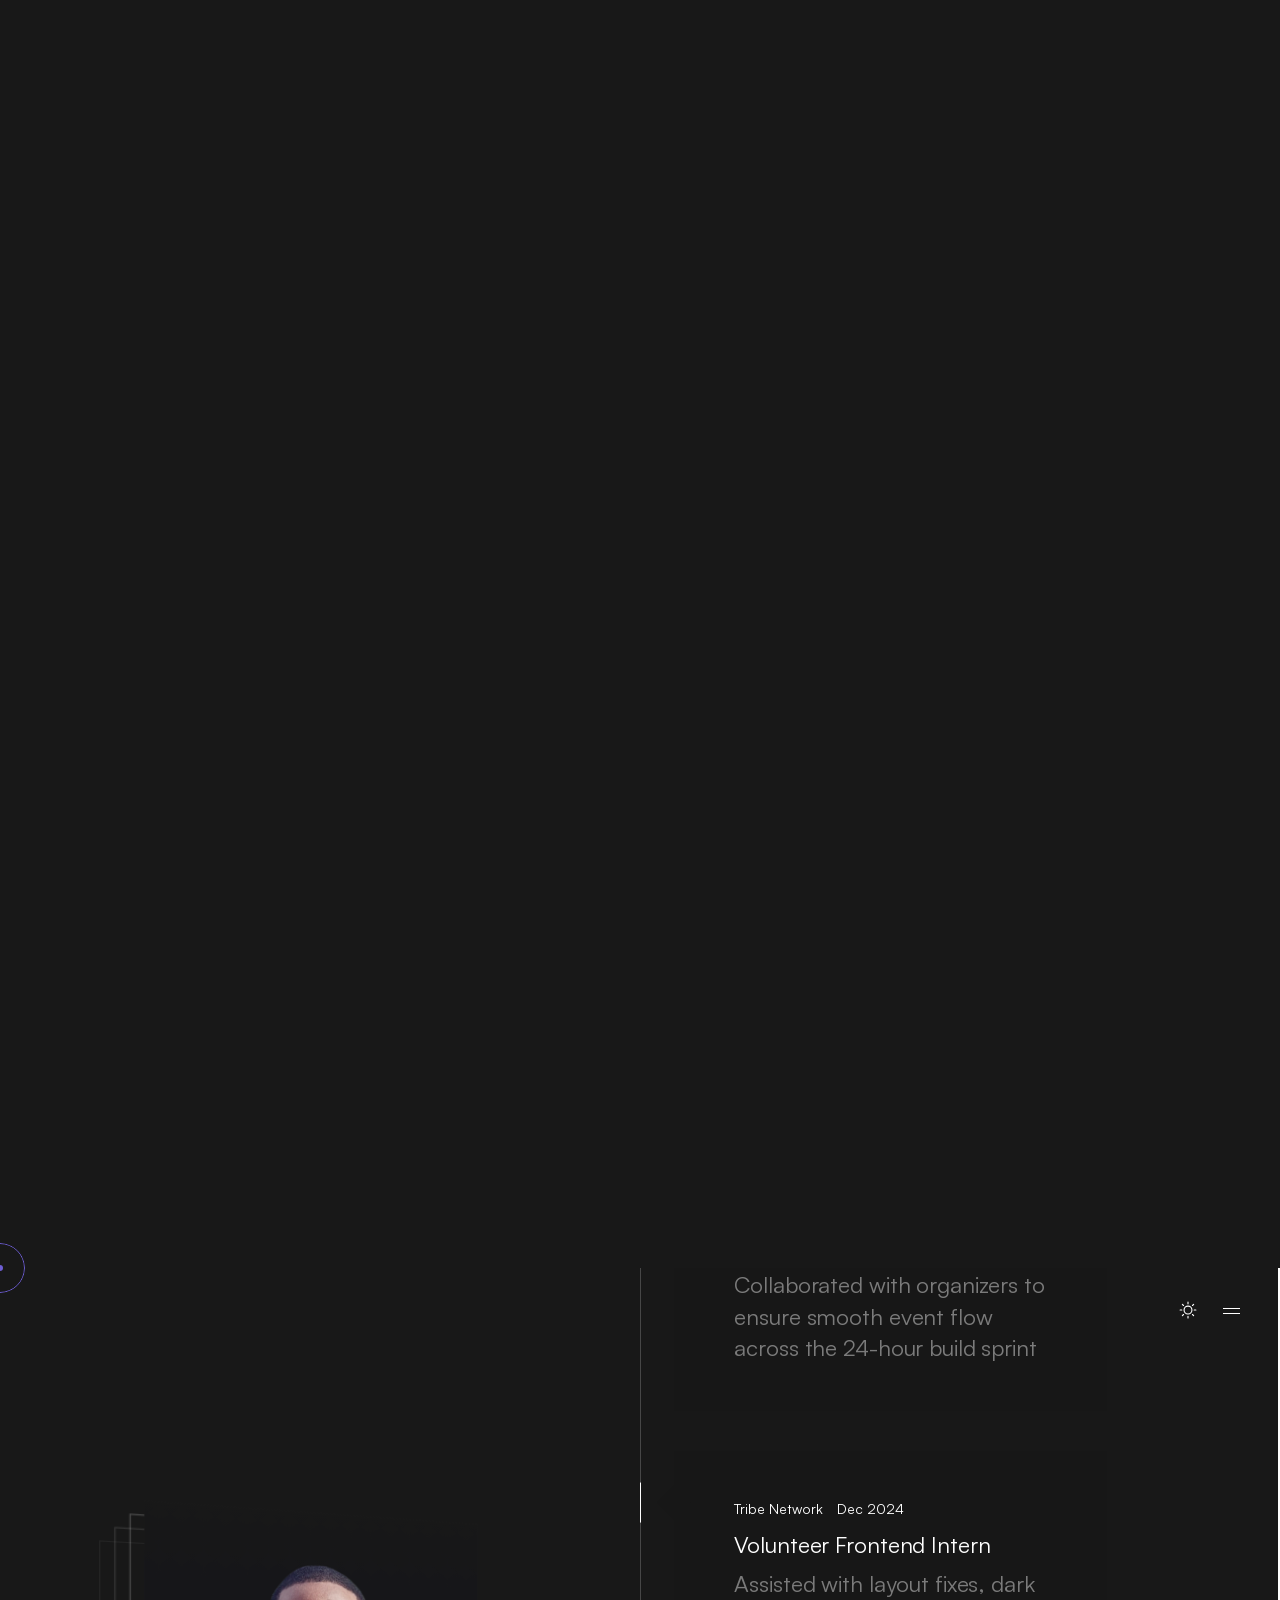
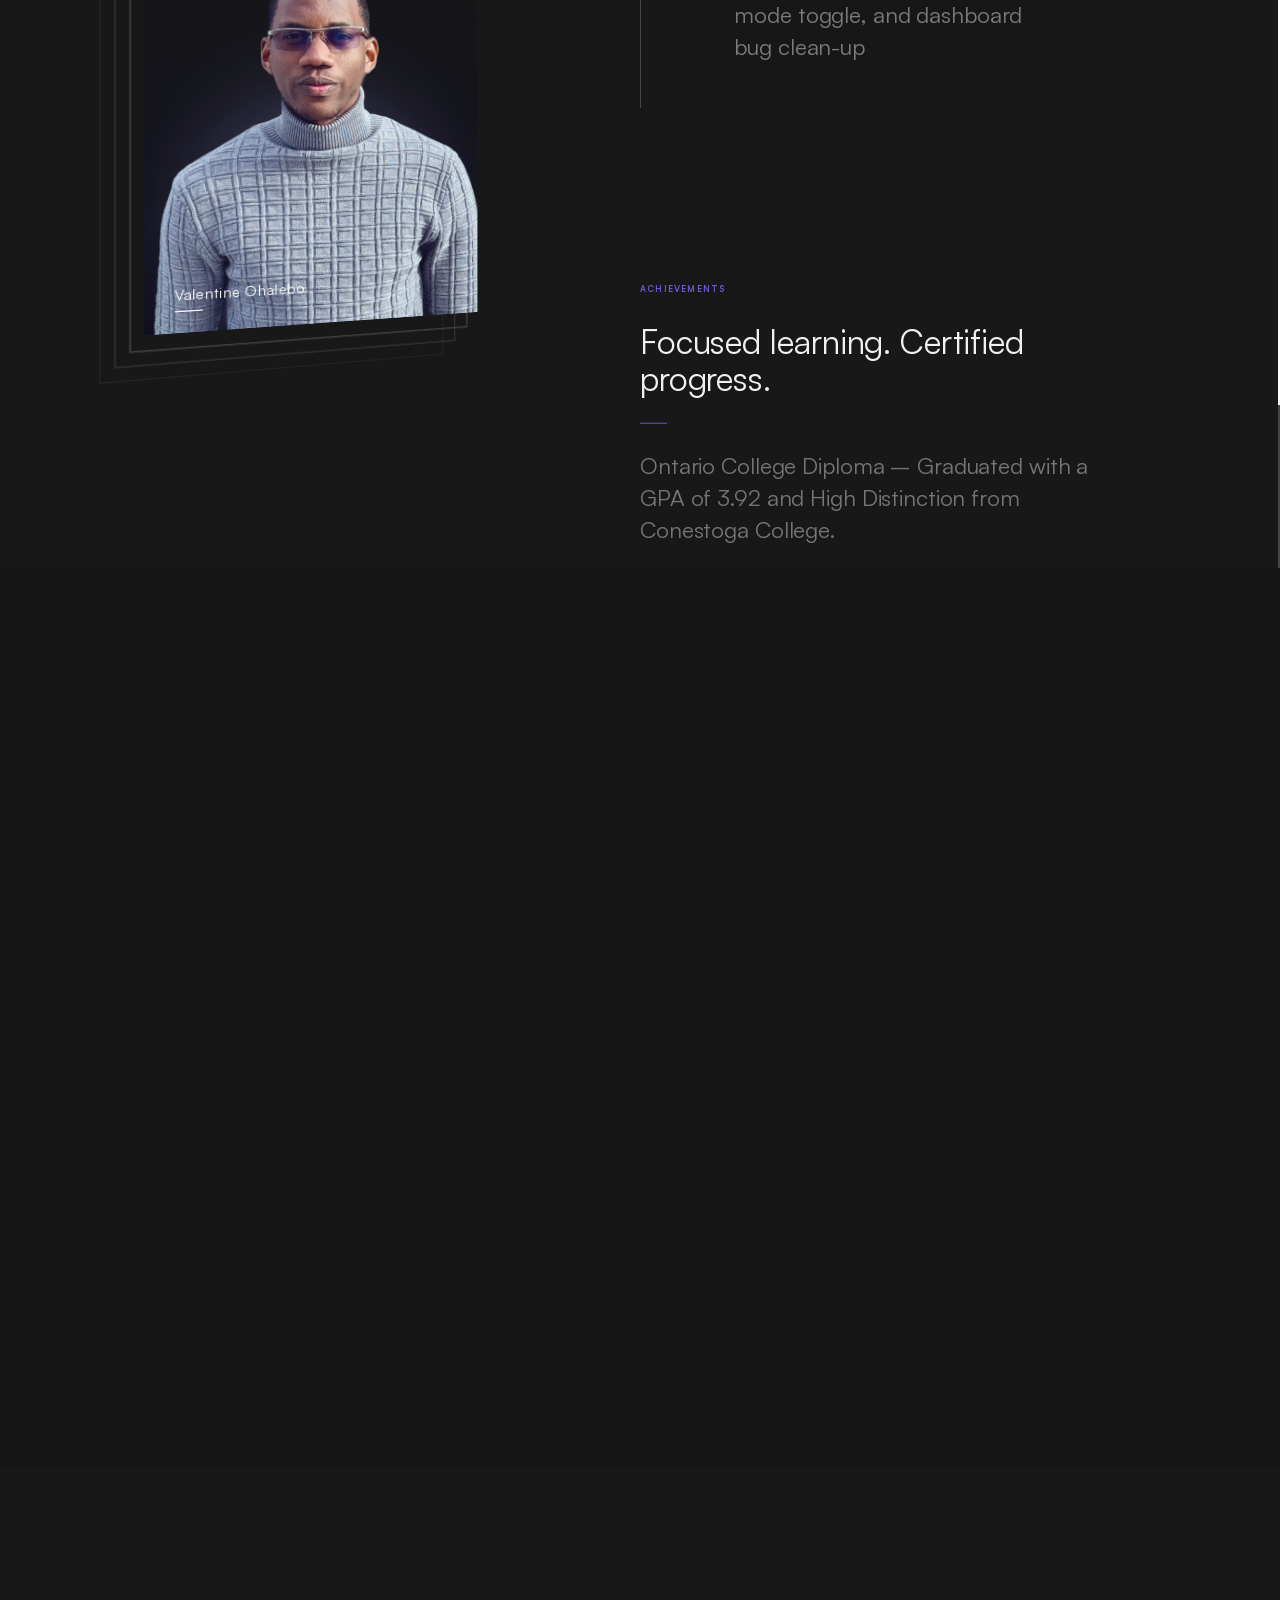
<file: index.html>
<!DOCTYPE html>

<html lang="en">

<head>
  <!-- META BASICS -->
  <meta charset="UTF-8" />
  <meta name="viewport" content="width=device-width, initial-scale=1, maximum-scale=1, user-scalable=no" />
  <meta http-equiv="X-UA-Compatible" content="IE=edge" />
  <meta name="theme-color" content="#5A4BBF" />
  <meta name="color-scheme" content="light dark" />

  <!-- SEO -->
  <title>Valentine Ohalebo — Founding Engineer · AI SaaS</title>
  <meta name="description"
    content="Founding engineer at FlowForce (AI CRM). Valentine Ohalebo builds production SaaS—React, TypeScript, Node—and ships products for sales teams and startups." />
  <meta name="keywords"
    content="Founding Engineer, Full Stack Developer, AI SaaS, React, TypeScript, Node.js, FlowForce, Valentine Ohalebo" />
  <meta name="author" content="Valentine Ohalebo" />
  <!-- nosemgrep: missing-integrity -- canonical link is not a subresource fetch; integrity attribute does not apply -->
  <link rel="canonical" href="https://valentine.dev/" />

  <!-- FAVICON -->
  <link rel="icon" type="image/png" href="assets/images/favicon.png" />
  <link rel="apple-touch-icon" href="assets/images/favicon.png" />

  <!-- OPEN GRAPH (Facebook, LinkedIn, etc.) -->
  <meta property="og:title" content="Valentine Ohalebo — Founding Engineer · AI SaaS" />
  <meta property="og:description"
    content="Founding engineer building FlowForce, an AI CRM for sales teams. Production SaaS, React, TypeScript, Node.js." />
  <meta property="og:image" content="https://valentine.dev/assets/images/meta.png" />
  <meta property="og:url" content="https://valentine.dev" />
  <meta property="og:type" content="website" />

  <!-- TWITTER CARD -->
  <meta name="twitter:card" content="summary_large_image" />
  <meta name="twitter:title" content="Valentine Ohalebo — Founding Engineer · AI SaaS" />
  <meta name="twitter:description"
    content="Founding engineer at FlowForce. I ship AI-powered SaaS and high-performance web products." />
  <meta name="twitter:image" content="https://valentine.dev/assets/images/meta.png" />

  <!-- STYLESHEETS -->
  <link rel="stylesheet" type="text/css" href="assets/css/plugins.css" />
  <link rel="stylesheet" type="text/css" href="assets/css/style.css" />
  <link rel="stylesheet" type="text/css" href="assets/css/elements.css" />
  <link rel="stylesheet" type="text/css" href="assets/css/colors.css" />

  <!-- FONTS -->
  <style>
    @font-face {
      font-family: "Satoshi";
      src: url("assets/fonts/Satoshi-Regular.woff2") format("woff2"),
        url("assets/fonts/Satoshi-Regular.woff") format("woff");
      font-weight: 400;
      font-style: normal;
      font-display: swap;
    }

    @font-face {
      font-family: "Satoshi";
      src: url("assets/fonts/Satoshi-Medium.woff2") format("woff2"),
        url("assets/fonts/Satoshi-Medium.woff") format("woff");
      font-weight: 500;
      font-style: normal;
      font-display: swap;
    }

    @font-face {
      font-family: "Satoshi";
      src: url("assets/fonts/Satoshi-Bold.woff2") format("woff2"),
        url("assets/fonts/Satoshi-Bold.woff") format("woff");
      font-weight: 700;
      font-style: normal;
      font-display: swap;
    }
  </style>

  <!-- Cloudflare scripts -->
  <!-- nosemgrep: missing-integrity -- Cloudflare Turnstile is served dynamically; SRI is unsupported and would break the widget -->
  <script src="https://challenges.cloudflare.com/turnstile/v0/api.js" async defer></script>

  <!-- Google tag (gtag.js) -->
  <!-- nosemgrep: missing-integrity -- Google gtag.js is served dynamically; SRI is unsupported and would break analytics -->
  <script async src="https://www.googletagmanager.com/gtag/js?id=G-J6CDKP93TN"></script>
  <script>
    window.dataLayer = window.dataLayer || [];
    function gtag() { dataLayer.push(arguments); }
    gtag('js', new Date());

    gtag('config', 'G-J6CDKP93TN');
  </script>

</head>

<body>
  <!-- LOADING SCREEN -->
  <div class="loading-screen">
    <!-- INNER-->
    <div class="inner">
      <div class="text-box">
        <h3>Valentine Ohalebo</h3>
      </div>
      <div class="line-frame">
        <div class="line"></div>
      </div>
    </div>
    <!-- /INNER-->
  </div>
  <!-- /LOADING SCREEN -->

  <div class="top-bar">
    <!-- DARK MODE TOGGLE -->
    <button id="theme-toggle" aria-label="Toggle Dark Mode" class="theme-toogle-btn"></button>

    <!-- MENU BUTTON -->
    <div class="m-menu-button">
      <!-- BURGER -->
      <div class="burger">
        <div class="line"></div>
        <div class="line"></div>
      </div>
      <!-- /BURGER -->
    </div>

    <!-- /MENU BUTTON -->
  </div>

  <!-- MENU -->
  <div class="m-menu">
    <!-- MENU INNER -->
    <div class="m-menu-inner noselect">
      <!-- MENU ITEMS -->
      <div class="head m-b-2">
        <p class="small">Menu</p>
      </div>
      <ul class="main-items">
        <li>
          <a class="scroll-to" href="#intro"><span class="icon-circle-compass"></span>
            <p class="small">Home</p>
          </a>
        </li>
        <li>
          <a class="scroll-to" href="#about"><span class="icon-profile-male"></span>
            <p class="small">About</p>
          </a>
        </li>
        <li>
          <a class="scroll-to" href="#resume"><span class="icon-document"></span>
            <p class="small">Resume</p>
          </a>
        </li>
        <li>
          <a class="scroll-to" href="#skills"><span class="icon-tools"></span>
            <p class="small">Skills</p>
          </a>
        </li>
        <li>
          <a class="scroll-to" href="#work"><span class="icon-briefcase"></span>
            <p class="small">Work</p>
          </a>
        </li>
        <li>
          <a class="scroll-to" href="#volunteer"><span class="icon-heart"></span>
            <p class="small">Volunteer</p>
          </a>
        </li>
        <li>
          <a class="scroll-to" href="#achievements"><span class="icon-trophy"></span>
            <p class="small">Achievements</p>
          </a>
        </li>
        <li>
          <a class="scroll-to" href="#contact"><span class="icon-envelope"></span>
            <p class="small">Contact</p>
          </a>
        </li>
      </ul>
      <!-- /MENU ITEMS -->

      <!-- SOCIAL ITEMS -->
      <div class="head m-b-2 m-t-7">
        <p class="small">Social</p>
      </div>
      <div class="social-items">
        <div class="item">
          <a href="https://github.com/thevalentinedev"><span class="ti-github"></span></a>
        </div>
        <div class="item">
          <a href="https://www.linkedin.com/in/valentine-ohalebo-51bb37221/"><span class="ti-linkedin"></span></a>
        </div>
        <div class="item">
          <a href="https://www.facebook.com/people/Valentine-Ohalebo/61554448273077/?_rdr"><span
              class="ti-facebook"></span></a>
        </div>
        <div class="item">
          <a href="https://www.instagram.com/thevalentinedev/"><span class="ti-instagram"></span></a>
        </div>
      </div>
      <!-- /SOCIAL ITEMS -->
    </div>
    <!-- /MENU INNER -->
  </div>
  <!-- /MENU -->

  <!-- MAIN -->
  <div id="main">
    <!-- LEFT CONTENT -->
    <div class="left-content noselect">
      <!-- INNER CONTENT -->
      <div class="inner-content">
        <!-- NAME -->
        <div class="name">
          <p class="small color-white">Valentine Ohalebo</p>
          <div class="seperator-line name-separator"></div>
        </div>
        <!-- /NAME -->

        <div class="picture-box">
          <div class="picture"></div>
        </div>
        <div class="frame-1 frame"></div>
        <div class="frame-2 frame"></div>
        <div class="frame-3 frame"></div>
      </div>
      <!-- /INNER CONTENT -->
    </div>
    <!-- /LEFT CONTENT -->

    <!-- RIGHT CONTENT -->
    <div class="right-content">
      <!-- INNER CONTENT -->
      <div class="inner-content">
        <!-- SECTION CONTAINER -->
        <div class="section-container">
          <!-- SECTION ( INTRODUCTION ) -->
          <div class="section height-100 y-center section-intro" id="intro">
            <!-- CONTAINER -->
            <div class="container content-block">
              <div class="section-head">
                <p class="tag m-b-4">INTRODUCTION</p>
                <h1 class="m-b-4">
                  Building AI-powered products that ship.
                </h1>
                <p class="hero-subtitle m-b-5">
                  I design and build production SaaS—CRM, automation, and fast web
                  apps for teams that need execution, not prototypes. Currently
                  leading product engineering at
                  <a href="https://flowforce.app" target="_blank" rel="noopener noreferrer">FlowForce</a>.
                </p>
              </div>
              <div class="hero-cta">
                <a href="#work" class="hero-action hero-action--primary scroll-to">
                  View work<span class="ti-arrow-right"></span>
                </a>
                <a href="#contact" class="hero-action scroll-to">
                  Contact<span class="ti-arrow-right"></span>
                </a>
              </div>
              <div class="seperator-line m-t-6"></div>
            </div>
            <!-- /CONTAINER -->
          </div>
          <!-- /SECTION ( INTRODUCTION ) -->

          <!-- SECTION ( ABOUT ) -->
          <div class="section section-about" id="about">
            <!-- CONTAINER -->
            <div class="container content-block">
              <div class="section-head">
                <p class="tag m-b-3 scroll-animation">ABOUT</p>
                <h3 class="m-b-4 scroll-animation">
                  Product engineer with a design eye and a shipping mindset.
                </h3>
                <div class="seperator-line m-b-4 scroll-animation"></div>
              </div>
              <div class="section-body">
              <p class="scroll-animation m-b-4">
                I’m a founding engineer and full stack builder focused on
                AI SaaS and polished web products. At FlowForce I help ship a
                CRM that brings together pipeline, dialer, cadences, and AI
                follow ups for sales teams and real estate brokerages. Before
                that I delivered award winning capstone work (GPA 3.92, Best
                of Program at Conestoga) and production apps, from restaurant
                platforms to privacy first browser tools.
              </p>
              <p class="scroll-animation">
                I care about outcomes: fewer tools, faster pages, clearer UX,
                and code that holds up in production. Whether it’s a new
                product or a busy interface, I bring the same standard: measure
                what matters, document decisions, and ship.
              </p>
              </div>
            </div>
            <!-- /CONTAINER -->
          </div>
          <!-- /SECTION ( ABOUT ) -->

          <!-- SECTION ( RESUME ) -->
          <div class="section" style="padding-bottom: 20rem" id="resume">
            <!-- CONTAINER -->
            <div class="container">
              <p class="tag m-b-3 scroll-animation">RESUME</p>
              <h3 class="m-b-4 m-l-1 scroll-animation">
                Professional Journey
              </h3>
              <div class="seperator-line m-b-4 scroll-animation"></div>
              <p class="m-b-6 scroll-animation">
                A journey shaped by hands-on projects, disciplined learning,
                and a drive to create lasting impact.
              </p>

              <!-- TABS -->
              <div class="tabs">
                <!-- TAB NAVIGATION -->
                <ul class="tab-nav m-b-3">
                  <li>
                    <a href="#tab-1">
                      <p>Experience</p>
                    </a>
                  </li>
                  <li>
                    <a href="#tab-2">
                      <p>Education</p>
                    </a>
                  </li>
                </ul>
                <!-- /TAB NAVIGATION -->

                <div id="tab-1" class="tab">
                  <!-- RESUME ITEM -->
                  <div class="resume">
                    <!-- ITEM -->
                    <div class="item m-b-6 scroll-animation">
                      <p class="color-white m-b-1-5 small">
                        Naija Jollof<span class="m-l-2 color-white">Apr 2025 - Present</span>
                      </p>
                      <p class="color-white m-b-1">Full Stack Developer</p>
                      <p>
                        Built and maintained the restaurant website and web app, covering online ordering, table reservations, and menu pages. Kept performance, uptime, and checkout flow reliable through regular updates, seasonal launches, and third-party integrations.
                      </p>
                    </div>
                    <!-- /ITEM -->

                    <!-- ITEM -->
                    <div class="item m-b-6 scroll-animation">
                      <p class="color-white m-b-1-5 small">
                        Balija Eye Care<span class="m-l-2 color-white">Sept 2018 - Sept 2020</span>
                      </p>
                      <p class="color-white m-b-1">Frontend Developer</p>
                      <p>
                        Built and maintained the clinic website including appointment booking and eye exam information. Improved performance, security, and user experience through ongoing testing and updates.
                      </p>
                    </div>
                    <!-- /ITEM -->

                  </div>
                  <!-- /RESUME ITEM -->
                </div>

                <div id="tab-2" class="tab">
                  <!-- RESUME ITEM -->
                  <div class="resume">
                    <!-- ITEM -->
                    <div class="item m-b-6 scroll-animation">
                      <p class="color-white m-b-1-5 small">
                        Conestoga College<span class="m-l-2 color-white">Jan 2024 - Apr 2025</span>
                      </p>
                      <p class="color-white m-b-1">
                        Computer Programming — Ontario College Diploma
                      </p>
                      <p>Graduated with High Distinction, GPA: 3.92</p>
                    </div>
                    <!-- /ITEM -->
                    <!-- ITEM -->
                    <div class="item m-b-6 scroll-animation">
                      <p class="color-white m-b-1-5 small">
                        Imo State University<span class="m-l-2 color-white">Sept 2020 - Sept 2024</span>
                      </p>
                      <p class="color-white m-b-1">
                        Bachelor of Science — Computer Science
                      </p>
                      <p>Graduated with Distinction</p>
                    </div>
                    <!-- /ITEM -->
                  </div>
                  <!-- /RESUME ITEM -->
                </div>

              </div>
              <!-- /RESUME -->
            </div>
            <!-- /CONTAINER -->
          </div>
          <!-- /SECTION ( RESUME ) -->

          <!-- SECTION ( SKILLS ) -->
          <div class="section" style="padding-bottom: 20rem" id="skills">
            <!-- CONTAINER -->
            <div class="container">
              <p class="tag m-b-3 scroll-animation">SKILLS</p>
              <h3 class="m-b-4 m-l-1 scroll-animation">
                Stack I use to ship production software.
              </h3>
              <div class="seperator-line m-b-4 scroll-animation"></div>
              <p class="m-b-5 scroll-animation">
                React and TypeScript on the front end, Node on the back end, with
                strong attention to performance, accessibility, and maintainable
                architecture.
              </p>

              <!-- PILLS -->
              <div class="pills m-b-5">
                <div class="pill">
                  <p>HTML5</p>
                </div>
                <div class="pill">
                  <p>CSS3</p>
                </div>
                <div class="pill">
                  <p>JavaScript</p>
                </div>
                <div class="pill">
                  <p>TypeScript</p>
                </div>
                <div class="pill">
                  <p>React</p>
                </div>
                <div class="pill">
                  <p>Tailwind CSS</p>
                </div>
                <div class="pill">
                  <p>Next JS</p>
                </div>
                <div class="pill">
                  <p>Node Js</p>
                </div>
                <div class="pill">
                  <p>SQL</p>
                </div>
                <div class="pill">
                  <p>Figma</p>
                </div>
                <div class="pill">
                  <p>Git</p>
                </div>
                <div class="pill">
                  <p>Linux</p>
                </div>
                <div class="pill">
                  <p>Express.js</p>
                </div>
                <div class="pill">
                  <p>MongoDB</p>
                </div>
                <div class="pill">
                  <p>AI / LLM</p>
                </div>
                <div class="pill">
                  <p>Vercel</p>
                </div>
              </div>
              <!-- /PILLS -->
            </div>
            <!-- /CONTAINER -->
          </div>
          <!-- /SECTION ( SKILLS ) -->

          <!-- SECTION ( WORK ) -->
          <div class="section section-work" id="work">
            <!-- CONTAINER -->
            <div class="container content-block">
              <div class="section-head">
                <p class="tag m-b-3 scroll-animation">WORK</p>
                <h3 class="m-b-4 scroll-animation">Selected Work</h3>
                <div class="seperator-line m-b-4 scroll-animation"></div>
                <p class="m-b-6 scroll-animation">
                Four shipped products with live demos. Each write-up covers the
                problem, what I built, and the outcome—starting with FlowForce,
                my current flagship.
                </p>
              </div>

              <!-- WORK GRID -->
              <div class="work-grid">
                <!-- ITEM -->
                <div class="item noselect work-lightbox scroll-animation m-b-5">
                  <div class="icon-button">
                    <span class="ti-arrow-right"></span>
                  </div>
                  <div class="info">
                    <p class="work-featured-tag">Featured</p>
                    <p class="color-white">FlowForce</p>
                    <div class="seperator-line m-t-1"></div>
                  </div>
                  <div class="cover" style="
                        background-image: url(assets/images/work/item-1/flowforce.png);
                      "></div>

                  <!-- LIGHTBOX CONTENT -->
                  <div class="lightbox-content">
                    <!-- LIGHTBOX IMAGES -->
                    <div class="lightbox-images">
                      <div class="item" data-image="assets/images/work/item-1/flowforce.png"></div>
                    </div>
                    <!-- /LIGHTBOX IMAGES -->

                    <!-- INFO CONTENT -->
                    <div class="info-content">
                      <h3 class="m-b-3">FlowForce</h3>
                      <p class="color-white small m-b-3">Founding Engineer · flowforce.app</p>
                      <div class="seperator-line m-b-3"></div>
                      <p>
                        AI CRM for sales teams and real estate brokerages—one workspace
                        for pipeline, dialing, cadences, and inbox outreach.
                      </p>
                      <div class="case-study-block">
                        <p class="case-label">Problem</p>
                        <p>
                          Reps juggle separate CRM, dialer, email, and sequencer tools.
                          Half of outreach hits bad data; follow-ups go cold while admins
                          eat most of the day.
                        </p>
                      </div>
                      <div class="case-study-block">
                        <p class="case-label">What I built</p>
                        <p>
                          Core product engineering: lead/deal workspace, Power &amp;
                          Parallel Dialer, multi-step cadences, Ask Flow (context-aware
                          AI), and AI Agents that queue follow-ups from live signals—with
                          enrichment and activity timelines on every record.
                        </p>
                      </div>
                      <div class="case-metrics">
                        <div class="case-metric">
                          <strong>5×</strong>
                          <span class="small">more conversations/hr with parallel dialer</span>
                        </div>
                        <div class="case-metric">
                          <strong>10+ hrs</strong>
                          <span class="small">saved per rep/week (customer-reported)</span>
                        </div>
                        <div class="case-metric">
                          <strong>99.9%</strong>
                          <span class="small">platform uptime (last 12 mo)</span>
                        </div>
                      </div>
                      <div class="case-study-block">
                        <p class="case-label">Outcome</p>
                        <p>
                          Teams replace fragmented stacks with one product. Brokerages
                          including Keller Williams use FlowForce for outbound, nurture,
                          and AI-assisted closing workflows.
                        </p>
                      </div>
                      <!-- PILLS -->
                      <div class="pills m-b-5 m-t-5">
                        <div class="pill">
                          <p>React</p>
                        </div>
                        <div class="pill">
                          <p>TypeScript</p>
                        </div>
                        <div class="pill">
                          <p>Node.js</p>
                        </div>
                        <div class="pill">
                          <p>AI Agents</p>
                        </div>
                        <div class="pill">
                          <p>Power Dialer</p>
                        </div>
                        <div class="pill">
                          <p>SaaS</p>
                        </div>
                      </div>
                      <!-- /PILLS -->
                      <div style="display: flex; gap: 1rem">
                        <button type="submit" class="default-button button-border m-b-3"
                          onclick="window.open('https://flowforce.app', '_blank')">
                          <span class="ti-arrow-top-right icon"></span>
                          <span class="button-text m-l-2">Website</span>
                        </button>
                      </div>
                    </div>
                    <!-- /INFO CONTENT -->
                  </div>
                  <!-- LIGHTBOX CONTENT -->
                </div>
                <!-- /ITEM -->

                <!-- ITEM -->
                <div class="item noselect work-lightbox scroll-animation m-b-5">
                  <div class="icon-button">
                    <span class="ti-arrow-right"></span>
                  </div>
                  <div class="info">
                    <p class="color-white">GeoEvent</p>
                    <div class="seperator-line m-t-1"></div>
                  </div>
                  <div class="cover" style="
                        background-image: url(assets/images/work/item-1/geoevnt.png);
                      "></div>

                  <!-- LIGHTBOX CONTENT -->
                  <div class="lightbox-content">
                    <!-- LIGHTBOX IMAGES -->
                    <div class="lightbox-images">
                      <div class="item" data-image="assets/images/work/item-1/1.jpg"></div>
                    </div>
                    <!-- /LIGHTBOX IMAGES -->

                    <!-- INFO CONTENT -->
                    <div class="info-content">
                      <h3 class="m-b-3">GeoEvent</h3>
                      <div class="seperator-line m-b-3"></div>
                      <p>
                        Real-time event discovery for local happenings—maps,
                        filters, and responsive UI built for fast browsing.
                      </p>
                      <div class="case-study-block">
                        <p class="case-label">Problem</p>
                        <p>
                          Event listings are scattered and hard to filter by time,
                          location, and category in one cohesive experience.
                        </p>
                      </div>
                      <div class="case-study-block">
                        <p class="case-label">What I built</p>
                        <p>
                          Full-stack platform with smart filtering, map integration,
                          and a performance-focused frontend—capstone project recognized
                          as Best Final Year Project at Conestoga College.
                        </p>
                      </div>
                      <div class="case-study-block">
                        <p class="case-label">Outcome</p>
                        <p>
                          Live product at geoevent.ca with open-source reference on
                          GitHub. Demonstrates end-to-end ownership from data layer to
                          deployed UI.
                        </p>
                      </div>
                      <!-- PILLS -->
                      <div class="pills m-b-5 m-t-5">
                        <div class="pill">
                          <p>Next Js</p>
                        </div>
                        <div class="pill">
                          <p>React</p>
                        </div>
                        <div class="pill">
                          <p>Tailwind CSS</p>
                        </div>
                        <div class="pill">
                          <p>Node Js</p>
                        </div>
                        <div class="pill">
                          <p>MongoDB</p>
                        </div>
                        <div class="pill">
                          <p>Vercel</p>
                        </div>
                      </div>
                      <!-- /PILLS -->
                      <div style="display: flex; gap: 1rem">
                        <!-- BUTTON -->
                        <button type="submit" class="default-button button-border m-b-3"
                          onclick="window.open('https://github.com/thevalentinedev/geoeventpublic', '_blank')">
                          <span class="ti-arrow-top-right icon"></span>
                          <span class="button-text m-l-2">Github</span>
                        </button>
                        <!-- /BUTTON -->
                        <button type="submit" class="default-button button-border m-b-3"
                          onclick="window.open('https://geoevent.ca', '_blank')">
                          <span class="ti-arrow-top-right icon"></span>
                          <span class="button-text m-l-2">Website</span>
                        </button>
                        <!-- /BUTTON -->
                      </div>
                    </div>
                    <!-- /INFO CONTENT -->
                  </div>
                  <!-- LIGHTBOX CONTENT -->
                </div>
                <!-- /ITEM -->

                <!-- ITEM -->
                <div class="item noselect work-lightbox scroll-animation m-b-5">
                  <div class="icon-button">
                    <span class="ti-arrow-right"></span>
                  </div>
                  <div class="info">
                    <p class="color-white">Applyfit</p>
                    <div class="seperator-line m-t-1"></div>
                  </div>
                  <div class="cover" style="
                        background-image: url(assets/images/work/item-1/applyfit.png);
                      "></div>

                  <!-- LIGHTBOX CONTENT -->
                  <div class="lightbox-content">
                    <!-- LIGHTBOX IMAGES -->
                    <div class="lightbox-images">
                      <div class="item" data-image="assets/images/work/item-1/1.jpg"></div>
                    </div>
                    <!-- /LIGHTBOX IMAGES -->

                    <!-- INFO CONTENT -->
                    <div class="info-content">
                      <h3 class="m-b-3">Applyfit</h3>
                      <div class="seperator-line m-b-3"></div>
                      <p>
                        Resume-to-job matching app that parses PDF/DOCX files and
                        surfaces fit against role requirements.
                      </p>
                      <div class="case-study-block">
                        <p class="case-label">Problem</p>
                        <p>
                          Job seekers manually compare resumes to postings—slow,
                          inconsistent, and easy to miss skill gaps.
                        </p>
                      </div>
                      <div class="case-study-block">
                        <p class="case-label">What I built</p>
                        <p>
                          Upload pipeline, skill/role extraction, and match scoring
                          against job descriptions with a clear results UI—Next.js,
                          React, and Node backend on Vercel.
                        </p>
                      </div>
                      <div class="case-study-block">
                        <p class="case-label">Outcome</p>
                        <p>
                          Live at applyfit.ca with public repo for review. Shows API
                          design, document parsing, and product thinking beyond UI demos.
                        </p>
                      </div>
                      <!-- PILLS -->
                      <div class="pills m-b-5 m-t-5">
                        <div class="pill">
                          <p>Next Js</p>
                        </div>
                        <div class="pill">
                          <p>React</p>
                        </div>
                        <div class="pill">
                          <p>Tailwind CSS</p>
                        </div>
                        <div class="pill">
                          <p>Node Js</p>
                        </div>
                        <div class="pill">
                          <p>MongoDB</p>
                        </div>
                        <div class="pill">
                          <p>Vercel</p>
                        </div>
                      </div>
                      <!-- /PILLS -->
                      <div style="display: flex; gap: 1rem">
                        <!-- BUTTON -->
                        <button type="submit" class="default-button button-border m-b-3"
                          onclick="window.open('https://github.com/thevalentinedev/applyfit', '_blank')">
                          <span class="ti-arrow-top-right icon"></span>
                          <span class="button-text m-l-2">Github</span>
                        </button>
                        <!-- /BUTTON -->
                        <button type="submit" class="default-button button-border m-b-3"
                          onclick="window.open('https://applyfit.ca', '_blank')">
                          <span class="ti-arrow-top-right icon"></span>
                          <span class="button-text m-l-2">Website</span>
                        </button>
                        <!-- /BUTTON -->
                      </div>
                    </div>
                    <!-- /INFO CONTENT -->
                  </div>
                  <!-- LIGHTBOX CONTENT -->
                </div>
                <!-- /ITEM -->

                <!-- ITEM -->
                <div class="item noselect work-lightbox scroll-animation">
                  <div class="icon-button">
                    <span class="ti-arrow-right"></span>
                  </div>
                  <div class="info">
                    <p class="color-white">ImageMark</p>
                    <div class="seperator-line m-t-1"></div>
                  </div>
                  <div class="cover" style="
                        background-image: url(assets/images/work/item-1/imagemark.jpg);
                      "></div>

                  <!-- LIGHTBOX CONTENT -->
                  <div class="lightbox-content">
                    <!-- LIGHTBOX IMAGES -->
                    <div class="lightbox-images">
                      <div class="item" data-image="assets/images/work/item-1/1.jpg"></div>
                    </div>
                    <!-- /LIGHTBOX IMAGES -->

                    <!-- INFO CONTENT -->
                    <div class="info-content">
                      <h3 class="m-b-3">Imagemark</h3>
                      <div class="seperator-line m-b-3"></div>
                      <p>
                        Privacy-first image watermarking entirely in the browser—no
                        uploads to third-party servers.
                      </p>
                      <div class="case-study-block">
                        <p class="case-label">Problem</p>
                        <p>
                          Creators need branded images but many watermark tools
                          require cloud uploads of sensitive assets.
                        </p>
                      </div>
                      <div class="case-study-block">
                        <p class="case-label">What I built</p>
                        <p>
                          Client-side watermarking with Canvas API, React UI, and
                          TypeScript—processing stays on-device for speed and privacy.
                        </p>
                      </div>
                      <div class="case-study-block">
                        <p class="case-label">Outcome</p>
                        <p>
                          Shipped at imagemark.app with open source on GitHub. Highlights
                          security-conscious frontend architecture and zero-server image
                          processing.
                        </p>
                      </div>
                      <!-- PILLS -->
                      <div class="pills m-b-5 m-t-5">
                        <div class="pill">
                          <p>Vanilla Js</p>
                        </div>
                        <div class="pill">
                          <p>React</p>
                        </div>
                        <div class="pill">
                          <p>Tailwind CSS</p>
                        </div>
                        <div class="pill">
                          <p>Node Js</p>
                        </div>
                        <div class="pill">
                          <p>TypeScript</p>
                        </div>
                        <div class="pill">
                          <p>Vercel</p>
                        </div>
                        <div class="pill">
                          <p>Canvas API</p>
                        </div>
                      </div>
                      <!-- /PILLS -->

                      <div style="display: flex; gap: 1rem">
                        <!-- BUTTON 1 -->
                        <button type="button" class="default-button button-border"
                          onclick="window.open('https://github.com/thevalentinedev/imagemark', '_blank')">
                          <span class="ti-arrow-top-right icon"></span>
                          <span class="button-text m-l-2">Github</span>
                        </button>

                        <!-- BUTTON 2 -->
                        <button type="button" class="default-button button-border"
                          onclick="window.open('https://imagemark.app', '_blank')">
                          <span class="ti-arrow-top-right icon"></span>
                          <span class="button-text m-l-2">Website</span>
                        </button>
                      </div>
                    </div>
                    <!-- /INFO CONTENT -->
                  </div>
                  <!-- LIGHTBOX CONTENT -->
                </div>
                <!-- /ITEM -->
              </div>
              <!-- /WORK GRID -->
            </div>
            <!-- /CONTAINER -->

            <button type="submit" class="default-button button-border m-b-3 m-t-5"
              onclick="window.open('https://github.com/thevalentinedev?tab=repositories', '_blank')">
              <span class="ti-arrow-down icon"></span>
              <span class="button-text m-l-2">View more on Github</span>
            </button>
          </div>
          <!-- /SECTION ( WORK ) -->

           <!-- SECTION ( RESUME ) -->
           <div class="section" style="padding-bottom: 20rem" id="volunteer">
            <!-- CONTAINER -->
            <div class="container">
              <p class="tag m-b-3 scroll-animation">VOLUNTEERING</p>
              <h3 class="m-b-4 m-l-1 scroll-animation">
                Volunteer Experience
              </h3>
              <div class="seperator-line m-b-4 scroll-animation"></div>
              <p class="m-b-6 scroll-animation">
                Giving back through technology and service
              </p>

              <!-- TABS -->
              <div class="tabs">
               

                <div id="tab-1" class="tab">
                  <!-- RESUME ITEM -->
                  <div class="resume">
                    <!-- ITEM -->
                    <div class="item m-b-6 scroll-animation">
                      <p class="color-white m-b-1-5 small">
                        SpurHacks<span class="m-l-2 color-white">Jun 2025</span>
                      </p>
                      <p class="color-white m-b-1">Volunteer</p>
                      <p>
                        Assisted event organizers with setup, participant onboarding, and team coordination
                      </p>
                    </div>
                    <!-- /ITEM -->

                    <!-- ITEM -->
                    <div class="item m-b-6 scroll-animation">
                      <p class="color-white m-b-1-5 small">
                        EasyA AI Hackathon<span class="m-l-2 color-white">Apr 2025
                        </span>
                      </p>
                      <p class="color-white m-b-1">Volunteer</p>
                      <p>
                        Collaborated with organizers to ensure smooth event flow across the 24-hour build sprint
                      </p>
                    </div>
                    <!-- /ITEM -->

                    <!-- ITEM -->
                    <div class="item m-b-6 scroll-animation">
                      <p class="color-white m-b-1-5 small">
                        Tribe Network<span class="m-l-2 color-white">Dec 2024
                        </span>
                      </p>
                      <p class="color-white m-b-1">Volunteer Frontend Intern </p>
                      <p>
                        Assisted with layout fixes, dark mode toggle, and dashboard bug clean-up </p>
                    </div>
                    <!-- /ITEM -->

                  </div>
                  <!-- /RESUME ITEM -->
                </div>

              </div>
              <!-- /RESUME -->
            </div>
            <!-- /CONTAINER -->
          </div>
          <!-- /SECTION ( RESUME ) -->

          <!-- SECTION ( ACHIEVEMENTS ) -->
          <div class="section" style="padding-bottom: 20rem" id="achievements">
            <!-- CONTAINER -->
            <div class="container">
              <p class="tag m-b-3 scroll-animation">ACHIEVEMENTS</p>
              <h3 class="m-b-4 m-l-1 scroll-animation">
                Focused learning. Certified progress.
              </h3>
              <div class="seperator-line m-b-4 scroll-animation"></div>
              <p id="carousel-description" class="m-b-5 scroll-animation"></p>

              <!-- IMAGE CAROUSEL -->
              <div class="image-carousel" style="height: 40vh">
                <div class="item" style="
                      background-image: url(assets/images/carousel/parchment.png);
                    "></div>
                <div class="item" style="
                      background-image: url(assets/images/carousel/best-of-program-award.jpg);
                    "></div>
                <div class="item" style="
                      background-image: url(assets/images/carousel/tech-showcase-award.jpg);
                    "></div>
                <div class="item" style="
                      background-image: url(assets/images/carousel/john-hopkins.png);
                    "></div>
              </div>
              <!-- /IMAGE CAROUSEL -->
            </div>
            <!-- /CONTAINER -->
          </div>
          <!-- /SECTION ( ACHIEVEMENTS ) -->

          <!-- SECTION ( CONTACT ) -->
          <div class="section" style="padding-bottom: 20rem" id="contact">
            <!-- CONTAINER -->
            <div class="container">
              <p class="tag m-b-3 scroll-animation">CONTACT</p>
              <h3 class="m-b-4 m-l-1 scroll-animation">
                Start the Conversation
              </h3>
              <div class="seperator-line m-b-4 scroll-animation"></div>
              <p class="m-b-6 scroll-animation">
                Hiring for product engineering, founding roles, or contract work?
                Email
                <a href="mailto:hello@valentine.dev">hello@valentine.dev</a>
                or use the form—I’ll respond within 24 hours.
              </p>

              <!-- FORM -->
              <form id="contact-form" action="assets/contact.php" method="post" autocomplete="off">
                <input type="text" id="contact-form-name" class="scroll-animation" name="name" placeholder="* Name"
                  required />
                <input type="text" id="contact-form-email" class="scroll-animation m-t-5" name="email"
                  placeholder="* E-Mail" required />
                <input data-require-filling="false" type="text" id="contact-form-phone" class="scroll-animation m-t-5"
                  name="phone" placeholder="Phone" />

                <!--  HONEYPOT CAPTCHA - FOR SPAM PROTECTION - DO NOT REMOVE THE COUNTRY FIELD -->
                <div class="hpc">
                  <input type="text" id="contact-form-country" name="taxid" placeholder="* Tax ID" />
                </div>
                <!--  / HONEYPOT CAPTCHA - FOR SPAM PROTECTION - DO NOT REMOVE THE COUNTRY FIELD -->

                <textarea id="contact-form-message" class="scroll-animation m-t-5" name="message"
                  placeholder="* Message" required></textarea>

                <!-- Cloudflare Validation -->
                <div class="cf-turnstile m-t-3" data-sitekey="0x4AAAAAABWpcHtGlkuFXSR4"></div>

                <!-- BUTTON AREA -->
                <div class="button-area m-t-8 scroll-animation">
                  <!-- BUTTON -->
                  <button type="submit" class="default-button">
                    <span class="button-text">Send Message</span>
                    <span class="icon-button m-l-2"><span class="ti-arrow-right"></span></span>
                  </button>
                  <!-- /BUTTON -->

                  <p class="small">* Marked fields are required to fill.</p>
                </div>

                <!-- /BUTTON AREA -->

                <!-- SUCCESS BOX -->
                <div class="success-box">
                  <div class="icon-button m-r-2">
                    <span class="ti-check"></span>
                  </div>
                  <p>
                    Message Sent Successfully! <br />
                    I'll get back to you within 24 hours.
                  </p>
                </div>
                <!-- /SUCCESS BOX -->
              </form>
              <!-- /FORM-->
            </div>
            <!-- /CONTAINER -->
          </div>
          <!-- /SECTION ( CONTACT ) -->
        </div>
        <!-- /SECTION CONTAINER -->
      </div>
      <!-- /INNER CONTENT -->
    </div>
    <!-- /RIGHT CONTENT -->
  </div>
  <!-- MAIN -->

  <!-- JAVASCRIPT FILES -->
  <script src="assets/js/plugins.js"></script>
  <script src="config.js"></script>
  <script src="assets/js/scripts.js"></script>
  <script src="assets/js/backgound.js"></script>
</body>

</html>
</file>
<file: assets/css/plugins.css>
/*!
 *  Themify Icons
 *  https://themify.me/themify-icons
 */
@font-face{font-family:themify;src:url(../fonts/themify.eot);src:url(../fonts/themify.eot?#iefix-fvbane) format('embedded-opentype'),url(../fonts/themify.woff) format('woff'),url(../fonts/themify.ttf) format('truetype'),url(../fonts/themify.svg?-fvbane#themify) format('svg');font-weight:400;font-style:normal}[class*=" ti-"],[class^=ti-]{font-family:themify;speak:none;font-style:normal;font-weight:400;font-variant:normal;text-transform:none;line-height:1;-webkit-font-smoothing:antialiased;-moz-osx-font-smoothing:grayscale}.ti-wand:before{content:"\e600"}.ti-volume:before{content:"\e601"}.ti-user:before{content:"\e602"}.ti-unlock:before{content:"\e603"}.ti-unlink:before{content:"\e604"}.ti-trash:before{content:"\e605"}.ti-thought:before{content:"\e606"}.ti-target:before{content:"\e607"}.ti-tag:before{content:"\e608"}.ti-tablet:before{content:"\e609"}.ti-star:before{content:"\e60a"}.ti-spray:before{content:"\e60b"}.ti-signal:before{content:"\e60c"}.ti-shopping-cart:before{content:"\e60d"}.ti-shopping-cart-full:before{content:"\e60e"}.ti-settings:before{content:"\e60f"}.ti-search:before{content:"\e610"}.ti-zoom-in:before{content:"\e611"}.ti-zoom-out:before{content:"\e612"}.ti-cut:before{content:"\e613"}.ti-ruler:before{content:"\e614"}.ti-ruler-pencil:before{content:"\e615"}.ti-ruler-alt:before{content:"\e616"}.ti-bookmark:before{content:"\e617"}.ti-bookmark-alt:before{content:"\e618"}.ti-reload:before{content:"\e619"}.ti-plus:before{content:"\e61a"}.ti-pin:before{content:"\e61b"}.ti-pencil:before{content:"\e61c"}.ti-pencil-alt:before{content:"\e61d"}.ti-paint-roller:before{content:"\e61e"}.ti-paint-bucket:before{content:"\e61f"}.ti-na:before{content:"\e620"}.ti-mobile:before{content:"\e621"}.ti-minus:before{content:"\e622"}.ti-medall:before{content:"\e623"}.ti-medall-alt:before{content:"\e624"}.ti-marker:before{content:"\e625"}.ti-marker-alt:before{content:"\e626"}.ti-arrow-up:before{content:"\e627"}.ti-arrow-right:before{content:"\e628"}.ti-arrow-left:before{content:"\e629"}.ti-arrow-down:before{content:"\e62a"}.ti-lock:before{content:"\e62b"}.ti-location-arrow:before{content:"\e62c"}.ti-link:before{content:"\e62d"}.ti-layout:before{content:"\e62e"}.ti-layers:before{content:"\e62f"}.ti-layers-alt:before{content:"\e630"}.ti-key:before{content:"\e631"}.ti-import:before{content:"\e632"}.ti-image:before{content:"\e633"}.ti-heart:before{content:"\e634"}.ti-heart-broken:before{content:"\e635"}.ti-hand-stop:before{content:"\e636"}.ti-hand-open:before{content:"\e637"}.ti-hand-drag:before{content:"\e638"}.ti-folder:before{content:"\e639"}.ti-flag:before{content:"\e63a"}.ti-flag-alt:before{content:"\e63b"}.ti-flag-alt-2:before{content:"\e63c"}.ti-eye:before{content:"\e63d"}.ti-export:before{content:"\e63e"}.ti-exchange-vertical:before{content:"\e63f"}.ti-desktop:before{content:"\e640"}.ti-cup:before{content:"\e641"}.ti-crown:before{content:"\e642"}.ti-comments:before{content:"\e643"}.ti-comment:before{content:"\e644"}.ti-comment-alt:before{content:"\e645"}.ti-close:before{content:"\e646"}.ti-clip:before{content:"\e647"}.ti-angle-up:before{content:"\e648"}.ti-angle-right:before{content:"\e649"}.ti-angle-left:before{content:"\e64a"}.ti-angle-down:before{content:"\e64b"}.ti-check:before{content:"\e64c"}.ti-check-box:before{content:"\e64d"}.ti-camera:before{content:"\e64e"}.ti-announcement:before{content:"\e64f"}.ti-brush:before{content:"\e650"}.ti-briefcase:before{content:"\e651"}.ti-bolt:before{content:"\e652"}.ti-bolt-alt:before{content:"\e653"}.ti-blackboard:before{content:"\e654"}.ti-bag:before{content:"\e655"}.ti-move:before{content:"\e656"}.ti-arrows-vertical:before{content:"\e657"}.ti-arrows-horizontal:before{content:"\e658"}.ti-fullscreen:before{content:"\e659"}.ti-arrow-top-right:before{content:"\e65a"}.ti-arrow-top-left:before{content:"\e65b"}.ti-arrow-circle-up:before{content:"\e65c"}.ti-arrow-circle-right:before{content:"\e65d"}.ti-arrow-circle-left:before{content:"\e65e"}.ti-arrow-circle-down:before{content:"\e65f"}.ti-angle-double-up:before{content:"\e660"}.ti-angle-double-right:before{content:"\e661"}.ti-angle-double-left:before{content:"\e662"}.ti-angle-double-down:before{content:"\e663"}.ti-zip:before{content:"\e664"}.ti-world:before{content:"\e665"}.ti-wheelchair:before{content:"\e666"}.ti-view-list:before{content:"\e667"}.ti-view-list-alt:before{content:"\e668"}.ti-view-grid:before{content:"\e669"}.ti-uppercase:before{content:"\e66a"}.ti-upload:before{content:"\e66b"}.ti-underline:before{content:"\e66c"}.ti-truck:before{content:"\e66d"}.ti-timer:before{content:"\e66e"}.ti-ticket:before{content:"\e66f"}.ti-thumb-up:before{content:"\e670"}.ti-thumb-down:before{content:"\e671"}.ti-text:before{content:"\e672"}.ti-stats-up:before{content:"\e673"}.ti-stats-down:before{content:"\e674"}.ti-split-v:before{content:"\e675"}.ti-split-h:before{content:"\e676"}.ti-smallcap:before{content:"\e677"}.ti-shine:before{content:"\e678"}.ti-shift-right:before{content:"\e679"}.ti-shift-left:before{content:"\e67a"}.ti-shield:before{content:"\e67b"}.ti-notepad:before{content:"\e67c"}.ti-server:before{content:"\e67d"}.ti-quote-right:before{content:"\e67e"}.ti-quote-left:before{content:"\e67f"}.ti-pulse:before{content:"\e680"}.ti-printer:before{content:"\e681"}.ti-power-off:before{content:"\e682"}.ti-plug:before{content:"\e683"}.ti-pie-chart:before{content:"\e684"}.ti-paragraph:before{content:"\e685"}.ti-panel:before{content:"\e686"}.ti-package:before{content:"\e687"}.ti-music:before{content:"\e688"}.ti-music-alt:before{content:"\e689"}.ti-mouse:before{content:"\e68a"}.ti-mouse-alt:before{content:"\e68b"}.ti-money:before{content:"\e68c"}.ti-microphone:before{content:"\e68d"}.ti-menu:before{content:"\e68e"}.ti-menu-alt:before{content:"\e68f"}.ti-map:before{content:"\e690"}.ti-map-alt:before{content:"\e691"}.ti-loop:before{content:"\e692"}.ti-location-pin:before{content:"\e693"}.ti-list:before{content:"\e694"}.ti-light-bulb:before{content:"\e695"}.ti-Italic:before{content:"\e696"}.ti-info:before{content:"\e697"}.ti-infinite:before{content:"\e698"}.ti-id-badge:before{content:"\e699"}.ti-hummer:before{content:"\e69a"}.ti-home:before{content:"\e69b"}.ti-help:before{content:"\e69c"}.ti-headphone:before{content:"\e69d"}.ti-harddrives:before{content:"\e69e"}.ti-harddrive:before{content:"\e69f"}.ti-gift:before{content:"\e6a0"}.ti-game:before{content:"\e6a1"}.ti-filter:before{content:"\e6a2"}.ti-files:before{content:"\e6a3"}.ti-file:before{content:"\e6a4"}.ti-eraser:before{content:"\e6a5"}.ti-envelope:before{content:"\e6a6"}.ti-download:before{content:"\e6a7"}.ti-direction:before{content:"\e6a8"}.ti-direction-alt:before{content:"\e6a9"}.ti-dashboard:before{content:"\e6aa"}.ti-control-stop:before{content:"\e6ab"}.ti-control-shuffle:before{content:"\e6ac"}.ti-control-play:before{content:"\e6ad"}.ti-control-pause:before{content:"\e6ae"}.ti-control-forward:before{content:"\e6af"}.ti-control-backward:before{content:"\e6b0"}.ti-cloud:before{content:"\e6b1"}.ti-cloud-up:before{content:"\e6b2"}.ti-cloud-down:before{content:"\e6b3"}.ti-clipboard:before{content:"\e6b4"}.ti-car:before{content:"\e6b5"}.ti-calendar:before{content:"\e6b6"}.ti-book:before{content:"\e6b7"}.ti-bell:before{content:"\e6b8"}.ti-basketball:before{content:"\e6b9"}.ti-bar-chart:before{content:"\e6ba"}.ti-bar-chart-alt:before{content:"\e6bb"}.ti-back-right:before{content:"\e6bc"}.ti-back-left:before{content:"\e6bd"}.ti-arrows-corner:before{content:"\e6be"}.ti-archive:before{content:"\e6bf"}.ti-anchor:before{content:"\e6c0"}.ti-align-right:before{content:"\e6c1"}.ti-align-left:before{content:"\e6c2"}.ti-align-justify:before{content:"\e6c3"}.ti-align-center:before{content:"\e6c4"}.ti-alert:before{content:"\e6c5"}.ti-alarm-clock:before{content:"\e6c6"}.ti-agenda:before{content:"\e6c7"}.ti-write:before{content:"\e6c8"}.ti-window:before{content:"\e6c9"}.ti-widgetized:before{content:"\e6ca"}.ti-widget:before{content:"\e6cb"}.ti-widget-alt:before{content:"\e6cc"}.ti-wallet:before{content:"\e6cd"}.ti-video-clapper:before{content:"\e6ce"}.ti-video-camera:before{content:"\e6cf"}.ti-vector:before{content:"\e6d0"}.ti-themify-logo:before{content:"\e6d1"}.ti-themify-favicon:before{content:"\e6d2"}.ti-themify-favicon-alt:before{content:"\e6d3"}.ti-support:before{content:"\e6d4"}.ti-stamp:before{content:"\e6d5"}.ti-split-v-alt:before{content:"\e6d6"}.ti-slice:before{content:"\e6d7"}.ti-shortcode:before{content:"\e6d8"}.ti-shift-right-alt:before{content:"\e6d9"}.ti-shift-left-alt:before{content:"\e6da"}.ti-ruler-alt-2:before{content:"\e6db"}.ti-receipt:before{content:"\e6dc"}.ti-pin2:before{content:"\e6dd"}.ti-pin-alt:before{content:"\e6de"}.ti-pencil-alt2:before{content:"\e6df"}.ti-palette:before{content:"\e6e0"}.ti-more:before{content:"\e6e1"}.ti-more-alt:before{content:"\e6e2"}.ti-microphone-alt:before{content:"\e6e3"}.ti-magnet:before{content:"\e6e4"}.ti-line-double:before{content:"\e6e5"}.ti-line-dotted:before{content:"\e6e6"}.ti-line-dashed:before{content:"\e6e7"}.ti-layout-width-full:before{content:"\e6e8"}.ti-layout-width-default:before{content:"\e6e9"}.ti-layout-width-default-alt:before{content:"\e6ea"}.ti-layout-tab:before{content:"\e6eb"}.ti-layout-tab-window:before{content:"\e6ec"}.ti-layout-tab-v:before{content:"\e6ed"}.ti-layout-tab-min:before{content:"\e6ee"}.ti-layout-slider:before{content:"\e6ef"}.ti-layout-slider-alt:before{content:"\e6f0"}.ti-layout-sidebar-right:before{content:"\e6f1"}.ti-layout-sidebar-none:before{content:"\e6f2"}.ti-layout-sidebar-left:before{content:"\e6f3"}.ti-layout-placeholder:before{content:"\e6f4"}.ti-layout-menu:before{content:"\e6f5"}.ti-layout-menu-v:before{content:"\e6f6"}.ti-layout-menu-separated:before{content:"\e6f7"}.ti-layout-menu-full:before{content:"\e6f8"}.ti-layout-media-right-alt:before{content:"\e6f9"}.ti-layout-media-right:before{content:"\e6fa"}.ti-layout-media-overlay:before{content:"\e6fb"}.ti-layout-media-overlay-alt:before{content:"\e6fc"}.ti-layout-media-overlay-alt-2:before{content:"\e6fd"}.ti-layout-media-left-alt:before{content:"\e6fe"}.ti-layout-media-left:before{content:"\e6ff"}.ti-layout-media-center-alt:before{content:"\e700"}.ti-layout-media-center:before{content:"\e701"}.ti-layout-list-thumb:before{content:"\e702"}.ti-layout-list-thumb-alt:before{content:"\e703"}.ti-layout-list-post:before{content:"\e704"}.ti-layout-list-large-image:before{content:"\e705"}.ti-layout-line-solid:before{content:"\e706"}.ti-layout-grid4:before{content:"\e707"}.ti-layout-grid3:before{content:"\e708"}.ti-layout-grid2:before{content:"\e709"}.ti-layout-grid2-thumb:before{content:"\e70a"}.ti-layout-cta-right:before{content:"\e70b"}.ti-layout-cta-left:before{content:"\e70c"}.ti-layout-cta-center:before{content:"\e70d"}.ti-layout-cta-btn-right:before{content:"\e70e"}.ti-layout-cta-btn-left:before{content:"\e70f"}.ti-layout-column4:before{content:"\e710"}.ti-layout-column3:before{content:"\e711"}.ti-layout-column2:before{content:"\e712"}.ti-layout-accordion-separated:before{content:"\e713"}.ti-layout-accordion-merged:before{content:"\e714"}.ti-layout-accordion-list:before{content:"\e715"}.ti-ink-pen:before{content:"\e716"}.ti-info-alt:before{content:"\e717"}.ti-help-alt:before{content:"\e718"}.ti-headphone-alt:before{content:"\e719"}.ti-hand-point-up:before{content:"\e71a"}.ti-hand-point-right:before{content:"\e71b"}.ti-hand-point-left:before{content:"\e71c"}.ti-hand-point-down:before{content:"\e71d"}.ti-gallery:before{content:"\e71e"}.ti-face-smile:before{content:"\e71f"}.ti-face-sad:before{content:"\e720"}.ti-credit-card:before{content:"\e721"}.ti-control-skip-forward:before{content:"\e722"}.ti-control-skip-backward:before{content:"\e723"}.ti-control-record:before{content:"\e724"}.ti-control-eject:before{content:"\e725"}.ti-comments-smiley:before{content:"\e726"}.ti-brush-alt:before{content:"\e727"}.ti-youtube:before{content:"\e728"}.ti-vimeo:before{content:"\e729"}.ti-twitter:before{content:"\e72a"}.ti-time:before{content:"\e72b"}.ti-tumblr:before{content:"\e72c"}.ti-skype:before{content:"\e72d"}.ti-share:before{content:"\e72e"}.ti-share-alt:before{content:"\e72f"}.ti-rocket:before{content:"\e730"}.ti-pinterest:before{content:"\e731"}.ti-new-window:before{content:"\e732"}.ti-microsoft:before{content:"\e733"}.ti-list-ol:before{content:"\e734"}.ti-linkedin:before{content:"\e735"}.ti-layout-sidebar-2:before{content:"\e736"}.ti-layout-grid4-alt:before{content:"\e737"}.ti-layout-grid3-alt:before{content:"\e738"}.ti-layout-grid2-alt:before{content:"\e739"}.ti-layout-column4-alt:before{content:"\e73a"}.ti-layout-column3-alt:before{content:"\e73b"}.ti-layout-column2-alt:before{content:"\e73c"}.ti-instagram:before{content:"\e73d"}.ti-google:before{content:"\e73e"}.ti-github:before{content:"\e73f"}.ti-flickr:before{content:"\e740"}.ti-facebook:before{content:"\e741"}.ti-dropbox:before{content:"\e742"}.ti-dribbble:before{content:"\e743"}.ti-apple:before{content:"\e744"}.ti-android:before{content:"\e745"}.ti-save:before{content:"\e746"}.ti-save-alt:before{content:"\e747"}.ti-yahoo:before{content:"\e748"}.ti-wordpress:before{content:"\e749"}.ti-vimeo-alt:before{content:"\e74a"}.ti-twitter-alt:before{content:"\e74b"}.ti-tumblr-alt:before{content:"\e74c"}.ti-trello:before{content:"\e74d"}.ti-stack-overflow:before{content:"\e74e"}.ti-soundcloud:before{content:"\e74f"}.ti-sharethis:before{content:"\e750"}.ti-sharethis-alt:before{content:"\e751"}.ti-reddit:before{content:"\e752"}.ti-pinterest-alt:before{content:"\e753"}.ti-microsoft-alt:before{content:"\e754"}.ti-linux:before{content:"\e755"}.ti-jsfiddle:before{content:"\e756"}.ti-joomla:before{content:"\e757"}.ti-html5:before{content:"\e758"}.ti-flickr-alt:before{content:"\e759"}.ti-email:before{content:"\e75a"}.ti-drupal:before{content:"\e75b"}.ti-dropbox-alt:before{content:"\e75c"}.ti-css3:before{content:"\e75d"}.ti-rss:before{content:"\e75e"}.ti-rss-alt:before{content:"\e75f"}
/*!
 *  GLightbox.js
 */
.glightbox-container{width:100%;height:100%;position:fixed;top:0;left:0;z-index:999999!important;overflow:hidden;-ms-touch-action:none;touch-action:none;-webkit-text-size-adjust:100%;-moz-text-size-adjust:100%;-ms-text-size-adjust:100%;text-size-adjust:100%;-webkit-backface-visibility:hidden;backface-visibility:hidden;outline:0}.glightbox-container.inactive{display:none}.glightbox-container .gcontainer{position:relative;width:100%;height:100%;z-index:9999;overflow:hidden}.glightbox-container .gslider{-webkit-transition:-webkit-transform .4s ease;transition:-webkit-transform .4s ease;transition:transform .4s ease;transition:transform .4s ease,-webkit-transform .4s ease;height:100%;left:0;top:0;width:100%;position:relative;overflow:hidden;display:-webkit-box!important;display:-ms-flexbox!important;display:flex!important;-webkit-box-pack:center;-ms-flex-pack:center;justify-content:center;-webkit-box-align:center;-ms-flex-align:center;align-items:center;-webkit-transform:translate3d(0,0,0);transform:translate3d(0,0,0)}.glightbox-container .gslide{width:100%;position:absolute;-webkit-user-select:none;-moz-user-select:none;-ms-user-select:none;user-select:none;display:-webkit-box;display:-ms-flexbox;display:flex;-webkit-box-align:center;-ms-flex-align:center;align-items:center;-webkit-box-pack:center;-ms-flex-pack:center;justify-content:center;opacity:0}.glightbox-container .gslide.current{opacity:1;z-index:99999;position:relative}.glightbox-container .gslide.prev{opacity:1;z-index:9999}.glightbox-container .gslide-inner-content{width:100%}.glightbox-container .ginner-container{position:relative;width:100%;display:-webkit-box;display:-ms-flexbox;display:flex;-webkit-box-pack:center;-ms-flex-pack:center;justify-content:center;-webkit-box-orient:vertical;-webkit-box-direction:normal;-ms-flex-direction:column;flex-direction:column;max-width:100%;margin:auto;height:100vh}.glightbox-container .ginner-container.gvideo-container{width:100%}.glightbox-container .ginner-container.desc-bottom,.glightbox-container .ginner-container.desc-top{-webkit-box-orient:vertical;-webkit-box-direction:normal;-ms-flex-direction:column;flex-direction:column}.glightbox-container .ginner-container.desc-left,.glightbox-container .ginner-container.desc-right{max-width:100%!important}.gslide iframe,.gslide video{outline:0!important;border:none;min-height:165px;-webkit-overflow-scrolling:touch;-ms-touch-action:auto;touch-action:auto}.gslide:not(.current){pointer-events:none}.gslide-image{-webkit-box-align:center;-ms-flex-align:center;align-items:center}.gslide-image img{max-height:100vh;display:block;padding:0;float:none;outline:0;border:none;-webkit-user-select:none;-moz-user-select:none;-ms-user-select:none;user-select:none;max-width:100vw;width:auto;height:auto;-o-object-fit:cover;object-fit:cover;-ms-touch-action:none;touch-action:none;margin:auto;min-width:200px}.desc-bottom .gslide-image img,.desc-top .gslide-image img{width:auto}.desc-left .gslide-image img,.desc-right .gslide-image img{width:auto;max-width:100%}.gslide-image img.zoomable{position:relative}.gslide-image img.dragging{cursor:-webkit-grabbing!important;cursor:grabbing!important;-webkit-transition:none;transition:none}.gslide-video{position:relative;max-width:100vh;width:100%!important}.gslide-video .plyr__poster-enabled.plyr--loading .plyr__poster{display:none}.gslide-video .gvideo-wrapper{width:100%;margin:auto}.gslide-video::before{content:'';position:absolute;width:100%;height:100%;background:rgba(255,0,0,.34);display:none}.gslide-video.playing::before{display:none}.gslide-video.fullscreen{max-width:100%!important;min-width:100%;height:75vh}.gslide-video.fullscreen video{max-width:100%!important;width:100%!important}.gslide-inline{background:#fff;text-align:left;max-height:calc(100vh - 40px);overflow:auto;max-width:100%;margin:auto}.gslide-inline .ginlined-content{padding:20px;width:100%}.gslide-inline .dragging{cursor:-webkit-grabbing!important;cursor:grabbing!important;-webkit-transition:none;transition:none}.ginlined-content{overflow:auto;display:block!important;opacity:1}.gslide-external{display:-webkit-box;display:-ms-flexbox;display:flex;width:100%;min-width:100%;background:#fff;padding:0;overflow:auto;max-height:75vh;height:100%}.gslide-media{display:-webkit-box;display:-ms-flexbox;display:flex;width:auto}.zoomed .gslide-media{-webkit-box-shadow:none!important;box-shadow:none!important}.desc-bottom .gslide-media,.desc-top .gslide-media{margin:0 auto;-webkit-box-orient:vertical;-webkit-box-direction:normal;-ms-flex-direction:column;flex-direction:column}.gslide-description{position:relative;-webkit-box-flex:1;-ms-flex:1 0 100%;flex:1 0 100%}.gslide-description.description-left,.gslide-description.description-right{max-width:100%}.gslide-description.description-bottom,.gslide-description.description-top{margin:0 auto;width:100%}.gslide-description p{margin-bottom:12px}.gslide-description p:last-child{margin-bottom:0}.zoomed .gslide-description{display:none}.glightbox-button-hidden{display:none}.glightbox-mobile .glightbox-container .gslide-description{height:auto!important;width:100%;position:absolute;bottom:0;padding:19px 11px;max-width:100vw!important;-webkit-box-ordinal-group:3!important;-ms-flex-order:2!important;order:2!important;max-height:78vh;overflow:auto!important;background:-webkit-gradient(linear,left top,left bottom,from(rgba(0,0,0,0)),to(rgba(0,0,0,.75)));background:linear-gradient(to bottom,rgba(0,0,0,0) 0,rgba(0,0,0,.75) 100%);-webkit-transition:opacity .3s linear;transition:opacity .3s linear;padding-bottom:50px}.glightbox-mobile .glightbox-container .gslide-title{color:#fff;font-size:1em}.glightbox-mobile .glightbox-container .gslide-desc{color:#a1a1a1}.glightbox-mobile .glightbox-container .gslide-desc a{color:#fff;font-weight:700}.glightbox-mobile .glightbox-container .gslide-desc *{color:inherit}.glightbox-mobile .glightbox-container .gslide-desc .desc-more{color:#fff;opacity:.4}.gdesc-open .gslide-media{-webkit-transition:opacity .5s ease;transition:opacity .5s ease;opacity:.4}.gdesc-open .gdesc-inner{padding-bottom:30px}.gdesc-closed .gslide-media{-webkit-transition:opacity .5s ease;transition:opacity .5s ease;opacity:1}.greset{-webkit-transition:all .3s ease;transition:all .3s ease}.gabsolute{position:absolute}.grelative{position:relative}.glightbox-desc{display:none!important}.glightbox-open{overflow:hidden}.gloader{height:25px;width:25px;-webkit-animation:lightboxLoader .8s infinite linear;animation:lightboxLoader .8s infinite linear;border:2px solid #fff;border-right-color:transparent;border-radius:50%;position:absolute;display:block;z-index:9999;left:0;right:0;margin:0 auto;top:47%}.goverlay{width:100%;height:calc(100vh + 1px);position:fixed;top:-1px;left:0;background:#000;will-change:opacity}.glightbox-mobile .goverlay{background:#000}.gclose,.gnext,.gprev{z-index:99999;cursor:pointer;width:26px;height:44px;border:none;display:-webkit-box;display:-ms-flexbox;display:flex;-webkit-box-pack:center;-ms-flex-pack:center;justify-content:center;-webkit-box-align:center;-ms-flex-align:center;align-items:center;-webkit-box-orient:vertical;-webkit-box-direction:normal;-ms-flex-direction:column;flex-direction:column}.gclose svg,.gnext svg,.gprev svg{display:block;width:25px;height:auto;margin:0;padding:0}.gclose.disabled,.gnext.disabled,.gprev.disabled{opacity:.1}.gclose .garrow,.gnext .garrow,.gprev .garrow{stroke:#fff}.gbtn.focused{outline:2px solid #0f3d81}iframe.wait-autoplay{opacity:0}.glightbox-closing .gclose,.glightbox-closing .gnext,.glightbox-closing .gprev{opacity:0!important}.glightbox-clean .gslide-description{background:#fff}.glightbox-clean .gdesc-inner{padding:22px 20px}.glightbox-clean .gslide-title{font-size:1em;font-weight:400;font-family:arial;color:#000;margin-bottom:19px;line-height:1.4em}.glightbox-clean .gslide-desc{font-size:.86em;margin-bottom:0;font-family:arial;line-height:1.4em}.glightbox-clean .gslide-video{background:#000}.glightbox-clean .gclose,.glightbox-clean .gnext,.glightbox-clean .gprev{background-color:rgba(0,0,0,.75);border-radius:4px}.glightbox-clean .gclose path,.glightbox-clean .gnext path,.glightbox-clean .gprev path{fill:#fff}.glightbox-clean .gprev{position:absolute;top:-100%;left:30px;width:40px;height:50px}.glightbox-clean .gnext{position:absolute;top:-100%;right:30px;width:40px;height:50px}.glightbox-clean .gclose{width:35px;height:35px;top:15px;right:10px;position:absolute}.glightbox-clean .gclose svg{width:18px;height:auto}.glightbox-clean .gclose:hover{opacity:1}.gfadeIn{-webkit-animation:gfadeIn .5s ease;animation:gfadeIn .5s ease}.gfadeOut{-webkit-animation:gfadeOut .5s ease;animation:gfadeOut .5s ease}.gslideOutLeft{-webkit-animation:gslideOutLeft .3s ease;animation:gslideOutLeft .3s ease}.gslideInLeft{-webkit-animation:gslideInLeft .3s ease;animation:gslideInLeft .3s ease}.gslideOutRight{-webkit-animation:gslideOutRight .3s ease;animation:gslideOutRight .3s ease}.gslideInRight{-webkit-animation:gslideInRight .3s ease;animation:gslideInRight .3s ease}.gzoomIn{-webkit-animation:gzoomIn .5s ease;animation:gzoomIn .5s ease}.gzoomOut{-webkit-animation:gzoomOut .5s ease;animation:gzoomOut .5s ease}@-webkit-keyframes lightboxLoader{0%{-webkit-transform:rotate(0);transform:rotate(0)}100%{-webkit-transform:rotate(360deg);transform:rotate(360deg)}}@keyframes lightboxLoader{0%{-webkit-transform:rotate(0);transform:rotate(0)}100%{-webkit-transform:rotate(360deg);transform:rotate(360deg)}}@-webkit-keyframes gfadeIn{from{opacity:0}to{opacity:1}}@keyframes gfadeIn{from{opacity:0}to{opacity:1}}@-webkit-keyframes gfadeOut{from{opacity:1}to{opacity:0}}@keyframes gfadeOut{from{opacity:1}to{opacity:0}}@-webkit-keyframes gslideInLeft{from{opacity:0;-webkit-transform:translate3d(-60%,0,0);transform:translate3d(-60%,0,0)}to{visibility:visible;-webkit-transform:translate3d(0,0,0);transform:translate3d(0,0,0);opacity:1}}@keyframes gslideInLeft{from{opacity:0;-webkit-transform:translate3d(-60%,0,0);transform:translate3d(-60%,0,0)}to{visibility:visible;-webkit-transform:translate3d(0,0,0);transform:translate3d(0,0,0);opacity:1}}@-webkit-keyframes gslideOutLeft{from{opacity:1;visibility:visible;-webkit-transform:translate3d(0,0,0);transform:translate3d(0,0,0)}to{-webkit-transform:translate3d(-60%,0,0);transform:translate3d(-60%,0,0);opacity:0;visibility:hidden}}@keyframes gslideOutLeft{from{opacity:1;visibility:visible;-webkit-transform:translate3d(0,0,0);transform:translate3d(0,0,0)}to{-webkit-transform:translate3d(-60%,0,0);transform:translate3d(-60%,0,0);opacity:0;visibility:hidden}}@-webkit-keyframes gslideInRight{from{opacity:0;visibility:visible;-webkit-transform:translate3d(60%,0,0);transform:translate3d(60%,0,0)}to{-webkit-transform:translate3d(0,0,0);transform:translate3d(0,0,0);opacity:1}}@keyframes gslideInRight{from{opacity:0;visibility:visible;-webkit-transform:translate3d(60%,0,0);transform:translate3d(60%,0,0)}to{-webkit-transform:translate3d(0,0,0);transform:translate3d(0,0,0);opacity:1}}@-webkit-keyframes gslideOutRight{from{opacity:1;visibility:visible;-webkit-transform:translate3d(0,0,0);transform:translate3d(0,0,0)}to{-webkit-transform:translate3d(60%,0,0);transform:translate3d(60%,0,0);opacity:0}}@keyframes gslideOutRight{from{opacity:1;visibility:visible;-webkit-transform:translate3d(0,0,0);transform:translate3d(0,0,0)}to{-webkit-transform:translate3d(60%,0,0);transform:translate3d(60%,0,0);opacity:0}}@-webkit-keyframes gzoomIn{from{opacity:0;-webkit-transform:scale3d(.3,.3,.3);transform:scale3d(.3,.3,.3)}to{opacity:1}}@keyframes gzoomIn{from{opacity:0;-webkit-transform:scale3d(.3,.3,.3);transform:scale3d(.3,.3,.3)}to{opacity:1}}@-webkit-keyframes gzoomOut{from{opacity:1}50%{opacity:0;-webkit-transform:scale3d(.3,.3,.3);transform:scale3d(.3,.3,.3)}to{opacity:0}}@keyframes gzoomOut{from{opacity:1}50%{opacity:0;-webkit-transform:scale3d(.3,.3,.3);transform:scale3d(.3,.3,.3)}to{opacity:0}}@media (min-width:769px){.glightbox-container .ginner-container{width:auto;height:auto;-webkit-box-orient:horizontal;-webkit-box-direction:normal;-ms-flex-direction:row;flex-direction:row}.glightbox-container .ginner-container.desc-top .gslide-description{-webkit-box-ordinal-group:1;-ms-flex-order:0;order:0}.glightbox-container .ginner-container.desc-top .gslide-image,.glightbox-container .ginner-container.desc-top .gslide-image img{-webkit-box-ordinal-group:2;-ms-flex-order:1;order:1}.glightbox-container .ginner-container.desc-left .gslide-description{-webkit-box-ordinal-group:1;-ms-flex-order:0;order:0}.glightbox-container .ginner-container.desc-left .gslide-image{-webkit-box-ordinal-group:2;-ms-flex-order:1;order:1}.gslide-image img{max-height:97vh;max-width:100%}.gslide-image img.zoomable{cursor:-webkit-zoom-in;cursor:zoom-in}.zoomed .gslide-image img.zoomable{cursor:-webkit-grab;cursor:grab}.gslide-inline{max-height:95vh}.gslide-external{max-height:100vh}.gslide-description.description-left,.gslide-description.description-right{max-width:275px}.glightbox-open{height:auto}.goverlay{background:rgba(0,0,0,.92)}.glightbox-clean .gslide-media{-webkit-box-shadow:1px 2px 9px 0 rgba(0,0,0,.65);box-shadow:1px 2px 9px 0 rgba(0,0,0,.65)}.glightbox-clean .description-left .gdesc-inner,.glightbox-clean .description-right .gdesc-inner{position:absolute;height:100%;overflow-y:auto}.glightbox-clean .gclose,.glightbox-clean .gnext,.glightbox-clean .gprev{background-color:rgba(0,0,0,.32)}.glightbox-clean .gclose:hover,.glightbox-clean .gnext:hover,.glightbox-clean .gprev:hover{background-color:rgba(0,0,0,.7)}.glightbox-clean .gprev{top:45%}.glightbox-clean .gnext{top:45%}}@media (min-width:992px){.glightbox-clean .gclose{opacity:.7;right:20px}}@media screen and (max-height:420px){.goverlay{background:#000}}
/*!
 *  ET LINE ICONS
 */
 @font-face{font-family:et-line;src:url(../fonts/et-line.eot);src:url(../fonts/et-line.eot?#iefix) format('embedded-opentype'),url(../fonts/et-line.woff) format('woff'),url(../fonts/et-line.ttf) format('truetype'),url(../fonts/et-line.svg#et-line) format('svg');font-weight:400;font-style:normal}[data-icon]:before{font-family:et-line;content:attr(data-icon);speak:none;font-weight:400;font-variant:normal;text-transform:none;line-height:1;-webkit-font-smoothing:antialiased;-moz-osx-font-smoothing:grayscale;display:inline-block}.icon-adjustments,.icon-alarmclock,.icon-anchor,.icon-aperture,.icon-attachment,.icon-bargraph,.icon-basket,.icon-beaker,.icon-bike,.icon-book-open,.icon-briefcase,.icon-browser,.icon-calendar,.icon-camera,.icon-caution,.icon-chat,.icon-circle-compass,.icon-clipboard,.icon-clock,.icon-cloud,.icon-compass,.icon-desktop,.icon-dial,.icon-document,.icon-documents,.icon-download,.icon-dribbble,.icon-edit,.icon-envelope,.icon-expand,.icon-facebook,.icon-flag,.icon-focus,.icon-gears,.icon-genius,.icon-gift,.icon-global,.icon-globe,.icon-googleplus,.icon-grid,.icon-happy,.icon-hazardous,.icon-heart,.icon-hotairballoon,.icon-hourglass,.icon-key,.icon-laptop,.icon-layers,.icon-lifesaver,.icon-lightbulb,.icon-linegraph,.icon-linkedin,.icon-lock,.icon-magnifying-glass,.icon-map,.icon-map-pin,.icon-megaphone,.icon-mic,.icon-mobile,.icon-newspaper,.icon-notebook,.icon-paintbrush,.icon-paperclip,.icon-pencil,.icon-phone,.icon-picture,.icon-pictures,.icon-piechart,.icon-presentation,.icon-pricetags,.icon-printer,.icon-profile-female,.icon-profile-male,.icon-puzzle,.icon-quote,.icon-recycle,.icon-refresh,.icon-ribbon,.icon-rss,.icon-sad,.icon-scissors,.icon-scope,.icon-search,.icon-shield,.icon-speedometer,.icon-strategy,.icon-streetsign,.icon-tablet,.icon-target,.icon-telescope,.icon-toolbox,.icon-tools,.icon-tools-2,.icon-trophy,.icon-tumblr,.icon-twitter,.icon-upload,.icon-video,.icon-wallet,.icon-wine{font-family:et-line;speak:none;font-style:normal;font-weight:400;font-variant:normal;text-transform:none;line-height:1;-webkit-font-smoothing:antialiased;-moz-osx-font-smoothing:grayscale;display:inline-block}.icon-mobile:before{content:"\e000"}.icon-laptop:before{content:"\e001"}.icon-desktop:before{content:"\e002"}.icon-tablet:before{content:"\e003"}.icon-phone:before{content:"\e004"}.icon-document:before{content:"\e005"}.icon-documents:before{content:"\e006"}.icon-search:before{content:"\e007"}.icon-clipboard:before{content:"\e008"}.icon-newspaper:before{content:"\e009"}.icon-notebook:before{content:"\e00a"}.icon-book-open:before{content:"\e00b"}.icon-browser:before{content:"\e00c"}.icon-calendar:before{content:"\e00d"}.icon-presentation:before{content:"\e00e"}.icon-picture:before{content:"\e00f"}.icon-pictures:before{content:"\e010"}.icon-video:before{content:"\e011"}.icon-camera:before{content:"\e012"}.icon-printer:before{content:"\e013"}.icon-toolbox:before{content:"\e014"}.icon-briefcase:before{content:"\e015"}.icon-wallet:before{content:"\e016"}.icon-gift:before{content:"\e017"}.icon-bargraph:before{content:"\e018"}.icon-grid:before{content:"\e019"}.icon-expand:before{content:"\e01a"}.icon-focus:before{content:"\e01b"}.icon-edit:before{content:"\e01c"}.icon-adjustments:before{content:"\e01d"}.icon-ribbon:before{content:"\e01e"}.icon-hourglass:before{content:"\e01f"}.icon-lock:before{content:"\e020"}.icon-megaphone:before{content:"\e021"}.icon-shield:before{content:"\e022"}.icon-trophy:before{content:"\e023"}.icon-flag:before{content:"\e024"}.icon-map:before{content:"\e025"}.icon-puzzle:before{content:"\e026"}.icon-basket:before{content:"\e027"}.icon-envelope:before{content:"\e028"}.icon-streetsign:before{content:"\e029"}.icon-telescope:before{content:"\e02a"}.icon-gears:before{content:"\e02b"}.icon-key:before{content:"\e02c"}.icon-paperclip:before{content:"\e02d"}.icon-attachment:before{content:"\e02e"}.icon-pricetags:before{content:"\e02f"}.icon-lightbulb:before{content:"\e030"}.icon-layers:before{content:"\e031"}.icon-pencil:before{content:"\e032"}.icon-tools:before{content:"\e033"}.icon-tools-2:before{content:"\e034"}.icon-scissors:before{content:"\e035"}.icon-paintbrush:before{content:"\e036"}.icon-magnifying-glass:before{content:"\e037"}.icon-circle-compass:before{content:"\e038"}.icon-linegraph:before{content:"\e039"}.icon-mic:before{content:"\e03a"}.icon-strategy:before{content:"\e03b"}.icon-beaker:before{content:"\e03c"}.icon-caution:before{content:"\e03d"}.icon-recycle:before{content:"\e03e"}.icon-anchor:before{content:"\e03f"}.icon-profile-male:before{content:"\e040"}.icon-profile-female:before{content:"\e041"}.icon-bike:before{content:"\e042"}.icon-wine:before{content:"\e043"}.icon-hotairballoon:before{content:"\e044"}.icon-globe:before{content:"\e045"}.icon-genius:before{content:"\e046"}.icon-map-pin:before{content:"\e047"}.icon-dial:before{content:"\e048"}.icon-chat:before{content:"\e049"}.icon-heart:before{content:"\e04a"}.icon-cloud:before{content:"\e04b"}.icon-upload:before{content:"\e04c"}.icon-download:before{content:"\e04d"}.icon-target:before{content:"\e04e"}.icon-hazardous:before{content:"\e04f"}.icon-piechart:before{content:"\e050"}.icon-speedometer:before{content:"\e051"}.icon-global:before{content:"\e052"}.icon-compass:before{content:"\e053"}.icon-lifesaver:before{content:"\e054"}.icon-clock:before{content:"\e055"}.icon-aperture:before{content:"\e056"}.icon-quote:before{content:"\e057"}.icon-scope:before{content:"\e058"}.icon-alarmclock:before{content:"\e059"}.icon-refresh:before{content:"\e05a"}.icon-happy:before{content:"\e05b"}.icon-sad:before{content:"\e05c"}.icon-facebook:before{content:"\e05d"}.icon-twitter:before{content:"\e05e"}.icon-googleplus:before{content:"\e05f"}.icon-rss:before{content:"\e060"}.icon-tumblr:before{content:"\e061"}.icon-linkedin:before{content:"\e062"}.icon-dribbble:before{content:"\e063"}
</file>
<file: assets/css/style.css>
/******************************************************************

	-----------------------------
	----- TABLE OF CONTENTS -----
	-----------------------------
	
	--  1. Typography
    --  2. Basics
	--  3. Forms
	--  4. Loading Screen
	--  5. UI Components
	--  6. Menu
	--  7. Ultility
	--  8. Skeleton Components
    --  9. Background Components
    --  10. Plugins
    -- 11. Dark Mode
 
 
 ******************************************************************/



/** 1. TYPOGRAPHY
*******************************************************************/

:root {
    /* Dark mode base */
    --primary-color: #6D5DD3;
    --text-color: #111111;
    --bg-color: #FFFFFF;
}


body.light-mode {
    --primary-color: #5A4BBF;
    --text-color: #F5F5F5;
    --bg-color: #0B0B0B;
}


html {
    font-size: 10px;
    font-size: calc(100vw / 192);
}


body, html {
    transition: background-color 0.3s ease, color 0.3s ease;
}

* {
    transition: background-color 0.3s ease, color 0.3s ease, border-color 0.3s ease;
}


@media(max-width: 800px) {

    html {
        font-size: 8px;
    }

}

@media(max-width: 500px) {

    html {
        font-size: 6px;
    }

}

body {
    font-size: 1.4rem;
    font-family: 'Satoshi', sans-serif;
    font-weight: 300;

    color: #fff;
    background: #181818;

    -webkit-font-smoothing: antialiased;
}

/* Light Mode */
body.light-mode {
    background: #f7f7f7;
    color: #2c2c2c;
}

/* Paragraphs */
body.light-mode p,
body.light-mode span,
body.light-mode p.small {
    color: #7a7a7a;
}

body.light-mode .name>p.small.color-white {
    color: #fff;
}

/* Links */
body.light-mode a,
body.light-mode a:hover,
body.light-mode a:focus {
    color: #000000;
}

/* Scroll Bars */
body.light-mode .scroll-progress,
body.light-mode .scroll-bar {
    background: rgba(0, 0, 0, 0.1);
}

body.light-mode .scroll-progress .inner,
body.light-mode .scroll-bar .inner {
    background: #000000;
}

/* Buttons */
body.light-mode button {
    color: #1a1a1a;
}

body.light-mode button.button-filled {
    background: #f0f0f0;
}

body.light-mode button.button-border {
    border-color: #1a1a1a;
    color: #1a1a1a;
}

body.light-mode button.button-border .icon,
body.light-mode button.button-border .button-text {
    color: #1a1a1a;
}

body.light-mode .icon-button {
    border: 0.1rem solid #000;
}

body.light-mode .icon-button span:hover {
    color: #fff !important;
}

body.light-mode .icon-button:hover {
    border-color: var(--primary-color);
    background-color: var(--primary-color);
    color: #fff;
}

body.light-mode .icon-button::after {
    content: "";
    display: block;
    position: absolute;
    inset: 0;
    border-radius: 50%;
    border: 2px solid var(--primary-color);
    opacity: 0;
    transition: opacity 0.3s ease;
}

body.light-mode .icon-button:hover::after {
    opacity: 1;
}

body.light-mode button.button-border:hover {
    border: 0.1rem solid var(--primary-color);
    color: var(--primary-color);
    border-radius: 200px;
    padding: 0 4.5rem;
    transition: all 0.3s ease;
}

body.light-mode .button-border:hover .icon,
body.light-mode .button-border:hover .button-text {
    color: var(--primary-color);
    transition: all 0.3s ease;
}


/* Forms */
body.light-mode input,
body.light-mode textarea {
    border-bottom: 0.1rem solid #1a1a1a;
    color: #1a1a1a;
}

body.light-mode input:focus,
body.light-mode textarea:focus {

    border-bottom: 1px solid var(--primary-color);
    outline: none;
    color: white;
    caret-color: var(--primary-color);
    transition: border-color 0.3s ease;
}

body.light-mode form ::placeholder {
    color: #999999;
}

body.light-mode form .success-box {
    background: #f0f0f0;
}

body.light-mode form .success-box p {
    color: #37dd5e;
}

/* Loading Screen */
body.light-mode .loading-screen {
    background: #ffffff;
}

body.light-mode .loading-screen .line {
    background: rgba(0, 0, 0, 0.6);
}

/* Cursor */
body.light-mode .c_cursor_outer .bg,
body.light-mode .c_cursor_outer .circle,
body.light-mode .c_cursor_inner {
    border-color: #000000;
    background: transparent;
}

/* Menu */
body.light-mode .m-menu {
    background: #ffffff;
}

body.light-mode .m-menu .m-menu-inner .main-items>li a,
body.light-mode .m-menu .m-menu-inner .main-items>li a span,
body.light-mode .m-menu .m-menu-inner .main-items>li a p {
    color: #1a1a1a;
}

body.light-mode .m-menu .m-menu-inner .main-items>li a:hover p,
body.light-mode .m-menu .m-menu-inner .main-items>li a.is-active p,
body.light-mode .m-menu .m-menu-inner .social-items a:hover span {
    color: var(--primary-color);
}

/* Mobile Menu */
body.light-mode .m-menu-button .burger .line {
    background: #000000;
}

/* Options Panel */
body.light-mode .open-options-panel {
    background: #f0f0f0;
    color: #000000;
}

body.light-mode .options-panel .panel {
    background: #f0f0f0;
}

body.light-mode .options-panel .headline p,
body.light-mode .options-panel .button p {
    color: #1a1a1a;
}

/* Background Squares */
body.light-mode .bg-bubbles.white li {
    background-color: rgba(0, 0, 0, 0.15);
}

body.light-mode .bg-bubbles li:nth-child(4),
body.light-mode .bg-bubbles li:nth-child(6),
body.light-mode .bg-bubbles li:nth-child(9) {
    background-color: rgba(0, 0, 0, 0.25);
}

/* Slick Dots */
body.light-mode .slick-dots li:after {
    background: rgba(0, 0, 0, 0.5);
}

body.light-mode .slick-dots li.slick-active,
body.light-mode .slick-dots li:hover {
    border: 1px solid rgba(0, 0, 0, 0.6);
}

/* GLightbox */
body.light-mode .goverlay {
    background: rgba(240, 240, 240, 0.95) !important;
}

body.light-mode .glightbox-container .gbtn span:hover {
    color: var(--primary-color);
}

body.light-mode .glightbox-container .info {
    background: #ffffff;
}

body.light-mode .glightbox-container .info-overlay {
    background: rgba(255, 255, 255, 0.4);
}

/* Provoke Scroll */
body.light-mode .provoke-scroll-bottom .fill {
    background: rgba(0, 0, 0, 0.2);
}

body.light-mode .provoke-scroll-bottom .fill .inner {
    background: #000000;
}

/* Utility Classes */
body.light-mode .text-highlight {
    background: rgba(0, 0, 0, 0.08);
}

body.light-mode .color-white {
    color: #000000;
}

/* Profile border */
body.light-mode .left-content .inner-content .frame {
    border: 1px solid #000;
}

/* Tabs  */
body.light-mode .tabs ul li.active p,
.tabs ul li:hover p {
    color: #000;

}

body.light-mode .tabs ul li.active,
.tabs ul li:hover {
    border-bottom: 0.1rem solid var(--primary-color);
}

body.light-mode .tabs ul li.active p,
body.light-mode .tabs ul li:hover p {
    color: var(--primary-color);
}

body.light-mode .tabs ul li p {
    color: #666666;
}

/* Resume */
body.light-mode .resume .item {
    background: #fff;
}

body.light-mode .resume .item:after {
    background: var(--primary-color);
}

body.light-mode .resume {
    border-left: 0.1rem solid rgba(220, 220, 220, 1);
}

/* Pills */
body.light-mode .pill {
    border: 0.1rem solid rgba(0, 0, 0, 0.1)
}

body.light-mode .pill:hover {
    border-color: var(--primary-color);
    color: var(--primary-color);
    transform: scale(1.05);
    box-shadow: 0 0 0 2px rgba(90, 75, 191, 0.1);
}

/* Separator */
body.light-mode .seperator-line {
    background: var(--primary-color)
}

.body.light-mode .name .seperator-line {
    background-color: #fff;
}

/* Tags */
body.light-mode p.tag {
    color: var(--primary-color);
}

/* Light Mode ends */

body.cursor-hidden::-webkit-scrollbar {
    display: none;
}

body.cursor-hidden {
    -ms-overflow-style: none;
    scrollbar-width: none;
}

h1,
h2,
h3,
h4,
h5,
h6 {
    letter-spacing: -0.005em;
    line-height: 1.1em;
    margin-top: 0em;
    margin-bottom: 0;
    font-weight: 300;
    font-family: 'Satoshi', sans-serif;
}

h1 {
    font-size: 10rem;
    line-height: 1em;
    font-weight: 200;
}

h2 {
    font-size: 6.5rem;
    font-weight: 200;
}

h3 {
    font-size: 5rem;
}

h4 {
    font-size: 4rem;
}

h5 {
    font-size: 3.4rem;
    line-height: 1.18em;
}

h6 {
    font-size: 3rem;
    font-weight: 500;
}

p {
    font-size: 3.4rem;
    line-height: 1.4em;
    letter-spacing: -0.005em;
    font-weight: 300;
    margin-top: 0;
    margin-bottom: 0rem;
    color: #7c7c7c;
    font-family: 'Satoshi', sans-serif;
}

p.small {
    font-size: 2.1rem;
    line-height: 1.48em;
    letter-spacing: 0;
    font-weight: 400;
}


p.tag {
    font-size: 1.3rem;
    letter-spacing: 0.14em;
    font-weight: 700;
    color: var(--primary-color);
}

a,
a:hover,
a:focus {
    cursor: pointer;
    -webkit-transition: all 150ms ease;
    -o-transition: all 150ms ease;
    transition: all 150ms ease;
    text-decoration: none;
    outline: none !important;
    outline-color: unset !important;
    -webkit-tap-highlight-color: transparent;
    -webkit-touch-callout: none;
    -webkit-user-select: none;
    -moz-user-select: none;
    -ms-user-select: none;
    user-select: none;
    color: #fff;
}

span {
    color: #7c7c7c;
}

::-moz-selection {
    background: none;
    color: #fdc60c;
}

::selection {
    background: none;
    color: #fdc60c;
}

::-moz-selection {
    background: none;
    color: #fdc60c;
}



/** 2. Basics
*****************************************************************/

img,
svg {
    vertical-align: middle;
}

button {
    -webkit-tap-highlight-color: transparent;
    -webkit-touch-callout: none;
    -webkit-user-select: none;
    -moz-user-select: none;
    -ms-user-select: none;
    user-select: none;
    background: none;
    border: none;
    color: #fff;
    display: -webkit-box;
    display: -ms-flexbox;
    display: flex;
    cursor: pointer;
    -ms-flex-wrap: wrap;
    flex-wrap: wrap;
    font-size: 3.4rem;
    -webkit-box-align: center;
    -ms-flex-align: center;
    align-items: center;
    line-height: 1.4em;
    font-weight: 300;
    letter-spacing: -0.005em;
    font-family: inherit;
    padding: 0;
    margin: 0;
    height: 8.7rem;
}

button.button-filled {
    background: #161616;
    padding: 0 4.5rem;
    border-radius: 200px;
}

button.button-border {
    border: 0.1rem solid #fff;
    border-radius: 200px;
    padding: 0 4.5rem;
}

button.button-border:hover {
    border: 0.1rem solid var(--primary-color);
    color: var(--primary-color);
    border-radius: 200px;
    padding: 0 4.5rem;
    transition: all 0.3s ease;
}

.button-border:hover .icon,
.button-border:hover .button-text {
    color: var(--primary-color);
    transition: all 0.3s ease;
}


button.button-filled span.icon,
button.button-border span.icon {
    font-size: 2.1rem;
    color: #fff;
}


button .button-text {
    font-size: 3.4rem;
    color: #fff;
}

ul.default-list {
    list-style: none;
    padding: 0;
    margin: 0;
}

ul.default-list li {
    font-size: 2.1rem;
    line-height: 6.5rem;
}

ul.icon-list span,
ul.icon-list p {
    display: inline-block;
}

ul.icon-list span {
    margin-right: 1.8rem;
}

ul.icon-list.icon-filled span {
    background: #181818;
    width: 5rem;
    height: 5rem;
    border-radius: 100%;
    text-align: center;
    line-height: 5rem;
}

table {
    width: 100%;
    border-collapse: collapse;
}

table tr {
    position: relative;
}

table th {
    text-align: left;
    margin-bottom: 1rem;
}

table tbody tr {
    border-bottom: 0.1rem solid rgba(255, 255, 255, 0.2);
}

table tbody td {
    padding: 4rem 0 2.2rem;
    position: relative;
}

table tbody tr:first-child td {
    padding-top: 3rem;
}

html.no-cursor {
    cursor: none !important;
}

html.no-cursor *:hover {
    cursor: none !important;
}

.embed-wrapper {
    position: relative;
    float: none;
    clear: both;
    width: 100%;
    height: 0;
    padding-bottom: 56%;
}

.embed-wrapper iframe {
    position: absolute;
    top: 0;
    left: 0;
    width: 100%;
    height: 100%;
}

canvas {
    position: fixed;
    z-index: -1;
}

.mobile br {
    display: none;
}



/** 3. Forms
*****************************************************************/

form {
    position: relative;
}

input,
textarea {
    display: block;
    width: 100%;
    background: none;
    border: none;
    border-bottom: 0.1rem solid #fff;
    font-size: 3.4rem;
    letter-spacing: -0.005em;
    line-height: 1.4em;
    font-weight: 300;
    border-radius: 0;
    padding: 0;
    color: #fff;
    font-family: 'Satoshi', sans-serif;
}

input {
    padding-bottom: 2rem;
}

textarea {
    height: 14rem;
}

input:focus,
textarea:focus {

    border-bottom: 1px solid var(--primary-color);
    outline: none;
    color: white;
    caret-color: var(--primary-color);
    transition: border-color 0.3s ease;
}

input.error,
textarea.error {
    border-color: #ff5252;
}

form ::-webkit-input-placeholder {
    color: #fff;
    opacity: 1;
}

form ::-moz-placeholder {
    color: #fff;
    opacity: 1;
}

form :-ms-input-placeholder {
    color: #fff;
    opacity: 1;
}

form ::-ms-input-placeholder {
    color: #fff;
    opacity: 1;
}

form ::placeholder {
    color: #fff;
    opacity: 1;
}

form .hpc {
    opacity: 0;
    width: 0;
    height: 0;
    pointer-events: none;
    z-index: -999;
    position: absolute;
    display: none;
}

form .button-area {
    display: -webkit-box;
    display: -ms-flexbox;
    display: flex;
    margin: 0;
    padding: 0;
    -ms-flex-wrap: wrap;
    flex-wrap: wrap;
    -webkit-box-align: center;
    -ms-flex-align: center;
    align-items: center;
    -webkit-box-orient: horizontal;
    -webkit-box-direction: normal;
    -ms-flex-direction: row;
    flex-direction: row;
    -webkit-box-pack: justify;
    -ms-flex-pack: justify;
    justify-content: space-between;
}

form .success-box {
    position: absolute;
    z-index: -100;
    background: #181818;
    width: 100%;
    height: 100%;
    top: 0;
    left: 0;
    display: -webkit-box;
    display: -ms-flexbox;
    display: flex;
    -ms-flex-wrap: wrap;
    flex-wrap: wrap;
    -webkit-box-orient: horizontal;
    -webkit-box-direction: normal;
    -ms-flex-direction: row;
    flex-direction: row;
    -webkit-box-align: center;
    -ms-flex-align: center;
    align-items: center;
    opacity: 0;
    pointer-events: none;
    -webkit-box-pack: center;
    -ms-flex-pack: center;
    justify-content: center;
    -webkit-transition: .3s ease;
    -o-transition: .3s ease;
    transition: .3s ease;
}

form.success .success-box {
    z-index: 100;
    opacity: 1;
    pointer-events: all;
}

form .success-box p {
    color: #37dd5e;
}

form .success-box .icon-button {
    color: #37dd5e;
    border-color: #37dd5e;
}

input:-webkit-autofill,
input:-webkit-autofill:hover,
input:-webkit-autofill:focus,
textarea:-webkit-autofill,
textarea:-webkit-autofill:hover,
textarea:-webkit-autofill:focus,
select:-webkit-autofill,
select:-webkit-autofill:hover,
select:-webkit-autofill:focus {
    -webkit-text-fill-color: #fff;
    -webkit-box-shadow: 0 0 0px 1000px #161616 inset;
    -webkit-transition: background-color 5000s ease-in-out 0s;
    transition: background-color 5000s ease-in-out 0s;
}



/** 4. Loading Screen
*****************************************************************/

.loading-screen {

    position: fixed;
    width: 100%;
    height: 100%;
    top: 0;
    z-index: 200;
    left: 0;
    background: #161616;
    display: -webkit-box;
    display: -ms-flexbox;
    display: flex;
    -ms-flex-wrap: wrap;
    flex-wrap: wrap;
    -webkit-box-orient: vertical;
    -webkit-box-direction: normal;
    -ms-flex-direction: column;
    flex-direction: column;
    -webkit-box-pack: center;
    -ms-flex-pack: center;
    justify-content: center;
    -webkit-box-align: center;
    -ms-flex-align: center;
    align-items: center;
    will-change: transform;

}

.loading-screen .inner {
    overflow: hidden;
}

.loading-screen .text-box {
    overflow: hidden;
    margin-bottom: .6rem;
}

.loading-screen .line-frame {
    overflow: hidden;
    height: 1px;
    width: 100%;
    position: relative;
}

.loading-screen .line {
    position: absolute;
    width: 100%;
    height: 100%;
    -webkit-transform: translate(-50%, -50%);
    -ms-transform: translate(-50%, -50%);
    transform: translate(-50%, -50%);
    background: rgba(255, 255, 255, .6);
    -webkit-animation-name: loader_animation;
    animation-name: loader_animation;
    will-change: transform;
    -webkit-animation-duration: 2s;
    animation-duration: 2s;
    -webkit-animation-iteration-count: infinite;
    animation-iteration-count: infinite;
    -webkit-animation-play-state: running;
    animation-play-state: running;
    -webkit-animation-timing-function: cubic-bezier(.4, .1, .2, 1);
    animation-timing-function: cubic-bezier(.4, .1, .2, 1);
}

@-webkit-keyframes loader_animation {
    0% {
        -webkit-transform: translate3d(-100%, 0, 0);
        transform: translate3d(-100%, 0, 0)
    }

    48% {
        -webkit-transform: translateZ(0);
        transform: translateZ(0)
    }

    52% {
        -webkit-transform: translateZ(0);
        transform: translateZ(0)
    }

    to {
        -webkit-transform: translate3d(100%, 0, 0);
        transform: translate3d(100%, 0, 0)
    }
}

@keyframes loader_animation {
    0% {
        -webkit-transform: translate3d(-100%, 0, 0);
        transform: translate3d(-100%, 0, 0)
    }

    48% {
        -webkit-transform: translateZ(0);
        transform: translateZ(0)
    }

    52% {
        -webkit-transform: translateZ(0);
        transform: translateZ(0)
    }

    to {
        -webkit-transform: translate3d(100%, 0, 0);
        transform: translate3d(100%, 0, 0)
    }
}



/** 5. UI Components
*****************************************************************/

.scroll-bar {
    position: fixed;
    top: 0;
    z-index: 11;
    right: 0;
    -webkit-appearance: none;
    -moz-appearance: none;
    appearance: none;
    width: 2px;
    height: 100%;
    border: none;
    background: rgba(255, 255, 255, 0.2);
}

.scroll-bar .inner {
    position: absolute;
    top: 0;
    left: 0;
    width: 100%;
    border-radius: 30px;
    height: 10%;
    background: #fff;
}

.scroll-progress {
    position: fixed;
    top: 0;
    z-index: 11;
    right: 0;
    -webkit-appearance: none;
    -moz-appearance: none;
    appearance: none;
    width: 2px;
    height: 100%;
    border: none;
    background: rgba(255, 255, 255, 0.2);
}

.scroll-progress .inner {
    position: absolute;
    top: 0;
    left: 0;
    width: 100%;
    height: 0;
    background: #fff;
}

.c_cursor_outer {
    width: 50px;
    height: 50px;
    position: fixed;
    top: 0;
    left: 0;
    z-index: 1000;
    border-radius: 100%;
    pointer-events: none;
    overflow: hidden;
}

.c_cursor_outer .bg {
    left: 0;
    top: 0;
    bottom: 0;
    right: 0;
    position: absolute;
    border: 1px solid var(--primary-color);
    z-index: 1000;
    border-radius: 100%;
    pointer-events: none;
}

.c_cursor_outer .circle {
    width: 0;
    height: 0;
    position: absolute;
    border: 1px solid var(--primary-color);
    z-index: 1000;
    top: 50%;
    left: 50%;
    opacity: 0;
    background: none;
    border-radius: 100%;
    -webkit-transform: translate(-50%, -50%);
    -ms-transform: translate(-50%, -50%);
    transform: translate(-50%, -50%);
    pointer-events: none;
}

.c_cursor_inner {
    width: 6px;
    height: 6px;
    position: fixed;
    z-index: 1000;
    top: 0;
    left: 0;
    background: var(--primary-color);
    border-radius: 100%;
    pointer-events: none;
}

@media screen and (-ms-high-contrast: active),
(-ms-high-contrast: none) {

    .c_cursor_inner,
    .c_cursor_outer {
        display: none;
    }

}

.provoke-scroll-bottom {
    position: fixed;
    right: 6rem;
    bottom: 9rem;
    width: 1px;
    opacity: 0;
    z-index: 3;
    pointer-events: none;
    -webkit-transition: .4s ease;
    -o-transition: .4s ease;
    transition: .4s ease;
}

.provoke-scroll-bottom.is-active {
    opacity: 1;
}

.provoke-scroll-bottom .fill {
    position: relative;
    overflow: hidden;
    width: 100%;
    height: 5rem;
    background: rgba(255, 255, 255, .2);
}

.provoke-scroll-bottom .fill .inner {
    position: absolute;
    width: 100%;
    height: 100%;
    background: #fff;
}

.provoke-scroll-bottom .text {
    position: relative;
    margin-top: 1rem;
}

.provoke-scroll-bottom p {
    -webkit-transform: rotate(90deg);
    -ms-transform: rotate(90deg);
    transform: rotate(90deg);
    -webkit-transform-origin: center center;
    -ms-transform-origin: center center;
    transform-origin: center center;
}


/* Mobile */

.mobile .c_cursor_inner,
.mobile .c_cursor_outer {
    display: none;
    opacity: 0;
    width: 0;
    height: 0;
}



/** 6. Menu
*******************************************************************/

.m-menu-button {
    position: fixed;
    right: 6rem;
    top: 6rem;
    z-index: 60;
    cursor: pointer;
    -webkit-tap-highlight-color: transparent;
    -webkit-touch-callout: none;
    -webkit-user-select: none;
    -moz-user-select: none;
    -ms-user-select: none;
    user-select: none;
}

.m-menu-button:after {
    content: "";
    position: absolute;
    left: 50%;
    top: 50%;
    border-radius: 100%;
    width: 7rem;
    height: 7rem;
    -webkit-transform: translate(-50%, -50%);
    -ms-transform: translate(-50%, -50%);
    transform: translate(-50%, -50%);
}

.m-menu-button .burger .line {
    height: 0.1rem !important;
    width: 2.6rem;
    display: block;
    margin-bottom: 0.7rem;
    background: #fff;
    -webkit-transition: .25s ease;
    -o-transition: .25s ease;
    transition: .25s ease;
}

.m-menu-button:hover .burger .line {
    background: var(--primary-color);
}

.m-menu-button .burger .line:last-child {
    margin-bottom: 0rem;
}

.m-menu {
    position: fixed;
    right: 0;
    width: 24%;
    z-index: 10;
    top: 0;
    height: 100%;
    display: -webkit-box;
    display: -ms-flexbox;
    display: flex;
    -webkit-box-align: center;
    -ms-flex-align: center;
    align-items: center;
    -webkit-box-pack: center;
    -ms-flex-pack: center;
    justify-content: center;
    background: #181818;
}

.mobile .m-menu {
    width: 76%;
}

.m-menu .m-menu-inner {
    position: relative;

    width: 80%;
    height: 80%;
    left: 20%;

    display: -webkit-box;

    display: -ms-flexbox;

    display: flex;
    -webkit-box-orient: vertical;
    -webkit-box-direction: normal;
    -ms-flex-direction: column;
    flex-direction: column;
    -webkit-box-pack: center;
    -ms-flex-pack: center;
    justify-content: center;

}

.m-menu .head {
    overflow: hidden;
}

.m-menu .m-menu-inner .main-items {
    list-style: none;
    margin: 0;
    padding: 0;
    -webkit-tap-highlight-color: transparent;
    -webkit-touch-callout: none;
    -webkit-user-select: none;
    -moz-user-select: none;
    -ms-user-select: none;
    user-select: none;

}

.m-menu .m-menu-inner .main-items>li {
    margin: 1.1rem 0;
    padding: 0;
    overflow: hidden;
}

.mobile .m-menu .m-menu-inner .main-items>li {
    margin: 1.6rem 0;
}

.m-menu .m-menu-inner .main-items>li:first-child {
    margin-top: 0;
}

.m-menu .m-menu-inner .main-items>li:last-child {
    margin-bottom: 1.3rem;
}

.m-menu .m-menu-inner .main-items>li p {
    display: inline-block;
    letter-spacing: 0;
    -webkit-transition: .2s ease;
    -o-transition: .2s ease;
    transition: .2s ease;
}

.m-menu .m-menu-inner .main-items>li span {
    display: inline-block;
    color: #7c7c7c;
    font-size: 2.1rem;
    border-radius: 100%;
    padding-right: 2.6rem;
    height: 4.8rem;
    position: relative;
    text-align: center;
    line-height: 5rem;
    -webkit-transition: .2s ease;
    -o-transition: .2s ease;
    transition: .2s ease;
}

.m-menu .m-menu-inner .main-items>li a.is-active span,
.m-menu .m-menu-inner .main-items>li a:hover span {
    color: #fff;
}

.m-menu .m-menu-inner .main-items>li a.is-active span:after {
    content: "";
    position: absolute;
    left: 0;
    top: 0;
    right: 0;
    bottom: 0;
    border-radius: 100%;
    z-index: -2;
    top: 0;
}

.m-menu .m-menu-inner .main-items>li a {
    display: block;
    color: #fff;
}

.m-menu .m-menu-inner .main-items li:hover p,
.m-menu .m-menu-inner .main-items a.is-active p {
    color: #fdc60c;
}

.m-menu .m-menu-inner .social-items {
    display: -webkit-box;
    display: -ms-flexbox;
    display: flex;
    -ms-flex-wrap: wrap;
    flex-wrap: wrap;
    -webkit-tap-highlight-color: transparent;
    -webkit-touch-callout: none;
    -webkit-user-select: none;
    -moz-user-select: none;
    -ms-user-select: none;
    user-select: none;
}

.m-menu .m-menu-inner .social-items>* {
    margin-right: 2rem;
    margin-bottom: 0;
}

.m-menu .m-menu-inner .social-items .item {
    overflow: hidden;
}

.m-menu .m-menu-inner .social-items a {
    width: 3.6rem;
    height: 3.6rem;
    line-height: 3.6rem;
    text-align: center;
    font-size: 2rem;
    display: block;

}

.m-menu .m-menu-inner .social-items a:hover span {
    color: #fdc60c;
}

.menu-overlay {
    position: absolute;
    left: 0;
    top: 0;
    width: 100%;
    height: 100%;
    cursor: pointer;
    z-index: -100;
    background: rgba(0, 0, 0, 0);
    -webkit-tap-highlight-color: transparent;
    -webkit-touch-callout: none;
    -webkit-user-select: none;
    -moz-user-select: none;
    -ms-user-select: none;
    user-select: none;
}



/** 7. Ultility
*****************************************************************/

.noselect {
    -webkit-touch-callout: none;
    -webkit-user-select: none;
    -moz-user-select: none;
    -ms-user-select: none;
    user-select: none;
}

.img-responsive {
    max-width: 100%;
    height: auto;
}

.color-white {
    color: #fff;
}

.text-center {
    text-align: center;
}

.text-start {
    text-align: start;
}

.text-end {
    text-align: end;
}

.text-bold {
    font-weight: bold;
}

.text-italic {
    font-style: italic;
}

.text-underline {
    text-decoration: underline;
}

.text-linetrough {
    text-decoration: line-through;
}

.text-highlight {
    background: rgba(0, 0, 0, 0.25);
    padding: 0 .6rem;
}

.flex-break {
    -ms-flex-preferred-size: 100%;
    flex-basis: 100%;
    height: 0;
    margin: 0 !important;
}


/** Margin **/

.m-b-0 {
    margin-bottom: 0rem !important
}

.m-b-0-5 {
    margin-bottom: 0.5rem !important
}

.m-b-1 {
    margin-bottom: 1rem !important
}

.m-b-1-5 {
    margin-bottom: 1.5rem !important
}

.m-b-2 {
    margin-bottom: 2rem !important
}

.m-b-2-5 {
    margin-bottom: 2.5rem !important
}

.m-b-3 {
    margin-bottom: 3rem !important
}

.m-b-4 {
    margin-bottom: 4rem !important
}

.m-b-5 {
    margin-bottom: 5rem !important
}

.m-b-6 {
    margin-bottom: 6rem !important
}

.m-b-7 {
    margin-bottom: 7rem !important
}

.m-b-8 {
    margin-bottom: 8rem !important
}

.m-b-9 {
    margin-bottom: 9rem !important
}

.m-b-10 {
    margin-bottom: 10rem !important
}

.m-t-0 {
    margin-top: 0rem !important
}

.m-t-0-5 {
    margin-top: 0.5rem !important
}

.m-t-1 {
    margin-top: 1rem !important
}

.m-t-1-5 {
    margin-top: 1.5rem !important
}

.m-t-2 {
    margin-top: 2rem !important
}

.m-t-2-5 {
    margin-top: 2.5rem !important
}

.m-t-3 {
    margin-top: 3rem !important
}

.m-t-4 {
    margin-top: 4rem !important
}

.m-t-5 {
    margin-top: 5rem !important
}

.m-t-6 {
    margin-top: 6rem !important
}

.m-t-7 {
    margin-top: 7rem !important
}

.m-t-8 {
    margin-top: 8rem !important
}

.m-t-9 {
    margin-top: 9rem !important
}

.m-t-10 {
    margin-top: 10rem !important
}

.m-r-0 {
    margin-right: 0rem !important
}

.m-r-0-5 {
    margin-right: 0.5rem !important
}

.m-r-1 {
    margin-right: 1rem !important
}

.m-r-1-5 {
    margin-right: 1.5rem !important
}

.m-r-2 {
    margin-right: 2rem !important
}

.m-r-2-5 {
    margin-right: 2.5rem !important
}

.m-r-3 {
    margin-right: 3rem !important
}

.m-r-4 {
    margin-right: 4rem !important
}

.m-r-5 {
    margin-right: 5rem !important
}

.m-r-6 {
    margin-right: 6rem !important
}

.m-r-7 {
    margin-right: 7rem !important
}

.m-r-8 {
    margin-right: 8rem !important
}

.m-r-9 {
    margin-right: 9rem !important
}

.m-r-10 {
    margin-right: 10rem !important
}

.m-l-0 {
    margin-left: 0rem !important
}

.m-l-0-5 {
    margin-left: 0.5rem !important
}

.m-l-1 {
    margin-left: 1rem !important
}

.m-l-1-5 {
    margin-left: 1.5rem !important
}

.m-l-2 {
    margin-left: 2rem !important
}

.m-l-2-5 {
    margin-left: 2.5rem !important
}

.m-l-3 {
    margin-left: 3rem !important
}

.m-l-4 {
    margin-left: 4rem !important
}

.m-l-5 {
    margin-left: 5rem !important
}

.m-l-6 {
    margin-left: 6rem !important
}

.m-l-7 {
    margin-left: 7rem !important
}

.m-l-8 {
    margin-left: 8rem !important
}

.m-l-9 {
    margin-left: 9rem !important
}

.m-l-10 {
    margin-left: 10rem !important
}



/** 8. Skeleton Components
*****************************************************************/

#main {
    position: fixed;
    width: 100vw;
    top: 0;
    left: 0;
    height: 100vh;
    overflow: hidden;
}

.right-content {
    position: fixed;
    width: 100%;
    overflow: auto;
    height: 100%;
}

.right-content .inner-content {
    position: relative;
    width: 50%;
    left: 50%;
}

_:-ms-fullscreen,
:root .right-content .inner-content {
    position: fixed;
}

.left-content {
    position: fixed;
    height: 100%;
    width: 50%;
    top: 0%;
    display: -webkit-box;
    display: -ms-flexbox;
    display: flex;
    -webkit-box-pack: center;
    -ms-flex-pack: center;
    justify-content: center;
    -webkit-box-align: center;
    -ms-flex-align: center;
    align-items: center;
    z-index: 2;
    -webkit-perspective: 38rem;
    perspective: 38rem;
}

.left-content .inner-content {
    position: relative;
    width: 26vw;
    height: 32vw;
    -webkit-transform: rotateY(5deg);
    transform: rotateY(5deg);
}

.left-content .inner-content .picture-box {
    position: absolute;
    height: 100%;
    width: 100%;
    left: 0;
    overflow: hidden;
    top: 0;
}

.left-content .inner-content .picture {
    background-size: cover;
    background-position: center center;
    background-repeat: no-repeat;
    position: absolute;
    height: 100%;
    width: 100%;
    left: 0;
    top: 0px;
}

.left-content .inner-content canvas {
    position: absolute;
    width: 100%;
    height: 100%;
    top: 1px;
    z-index: 3;

    left: 0;
}

.left-content .inner-content .frame {
    position: absolute;
    height: 100%;
    width: 100%;
    top: 0;
    left: 0;
    z-index: -2;
    border: 1px solid #fff;
}

.left-content .inner-content .frame.frame-1 {
    opacity: 0.25;
    -webkit-transform: translate(-2rem, 2rem);
    -ms-transform: translate(-2rem, 2rem);
    transform: translate(-2rem, 2rem);
}

.left-content .inner-content .frame.frame-2 {
    opacity: 0.15;
    -webkit-transform: translate(-4rem, 4rem);
    -ms-transform: translate(-4rem, 4rem);
    transform: translate(-4rem, 4rem);
}

.left-content .inner-content .frame.frame-3 {
    opacity: 0.05;
    -webkit-transform: translate(-6rem, 6rem);
    -ms-transform: translate(-6rem, 6rem);
    transform: translate(-6rem, 6rem);
}

.left-content .inner-content .name {
    position: absolute;
    left: 4rem;
    bottom: 3rem;
    z-index: 10;
}

.left-content .inner-content .name p {
    letter-spacing: 0.02em;
    font-weight: 300;
}

.left-content .inner-content .name .seperator-line {
    margin-top: 0.6rem;
}

.section-container {
    max-width: 70rem;
}

.section-container .section {
    position: relative;
    width: 100%;
}

.section-container .section.height-100 {
    min-height: 100vh;
}

.section-container .section.y-center {
    display: -webkit-box;
    display: -ms-flexbox;
    display: flex;
    -webkit-box-align: center;
    -ms-flex-align: center;
    align-items: center;
}

_:-ms-fullscreen,
:root .section-container .section.y-center .container {
    position: absolute;
    top: 50%;
    -webkit-transform: translateY(-50%);
    -ms-transform: translateY(-50%);
    transform: translateY(-50%);
}

.section-container .section .container {
    display: block;
    width: 100%;
}

.section-container .section .container h1,
.section-container .section .container h3 {
    margin-left: 0 !important;
}


/* Mobile Mode */

.mobile .left-content {
    width: 100%;
}

.mobile .left-content .inner-content {
    position: absolute;
    width: 100%;
    height: 100%;
    -webkit-transform: rotateY(0deg);
    transform: rotateY(0deg);
}

.mobile .left-content .inner-content .frame {
    display: none !important;
}

.mobile .right-content .inner-content {
    padding-top: 100vh;
    position: relative;
    width: 80%;
    left: 10%;
}

.mobile .hero-cta {
    flex-direction: column;
    align-items: stretch;
}

.mobile .hero-action {
    justify-content: center;
}

.mobile .left-content .inner-content:after {
    position: absolute;
    content: "";
    left: 0;
    top: 0;
    z-index: -15;
    background: rgba(0, 0, 0, 1);
    width: 100%;
    height: 100%;
}

.mobile .left-content .inner-content .name {
    left: 50%;
    bottom: 50%;
    -webkit-transform: translate(-50%, 50%);
    -ms-transform: translate(-50%, 50%);
    transform: translate(-50%, 50%);
}

.mobile .left-content .inner-content .name p {
    font-size: 4rem;
}

.mobile .left-content .inner-content .picture-box {
    opacity: 0.7;
}

.mobile .section-container {
    max-width: 60rem;
    margin: 0 auto;
}



/** 9. Background Components
*******************************************************************/

.svg-bubbles .bubble * {
    fill: none;
    stroke: var(--primary-color);
    stroke-width: 5;
    vector-effect: non-scaling-stroke;
}

.svg-bubbles {
    position: absolute;
    top: 0;
    left: 0;
    width: 100%;
    height: 100%;
    z-index: -1;

    overflow: hidden;
}

.svg-bubbles .bubble {
    position: absolute;
    bottom: -200px;
    animation: floatShape linear infinite;
    transform-origin: center;
    filter: blur(0.4px);
    will-change: transform;
    pointer-events: auto;
    cursor: pointer;
}

@keyframes floatShape {
    0% {
        transform: translateY(0) rotate(0deg);
    }

    100% {
        transform: translateY(-900px) rotate(360deg);
    }
}

.bounce {
    animation: clickBounce 0.3s ease;
}

@keyframes clickBounce {
    0% {
        transform: scale(1);
    }

    50% {
        transform: scale(1.2) translateY(-4px);
    }

    100% {
        transform: scale(1);
    }
}

/* .bg-bubbles.white {
    opacity: .1;
}

.bg-bubbles li {
    position: absolute;
    list-style: none;
    display: block;
    width: 40px;
    height: 40px;
    background-color: rgba(0, 0, 0, 0.15);
    bottom: -160px;
    -webkit-animation: square 25s infinite;
    animation: square 25s infinite;
    -webkit-transition-timing-function: linear;
    -o-transition-timing-function: linear;
    transition-timing-function: linear;
}

.bg-bubbles.white li {
    background-color: rgba(255, 255, 255, 0.15);
}

.bg-bubbles li:nth-child(1) {
    left: 10%;
}

.bg-bubbles li:nth-child(2) {
    left: 20%;
    width: 80px;
    height: 80px;
    -webkit-animation-delay: 2s;
    animation-delay: 2s;
    -webkit-animation-duration: 17s;
    animation-duration: 17s;
}

.bg-bubbles li:nth-child(3) {
    left: 25%;
    -webkit-animation-delay: 4s;
    animation-delay: 4s;
}

.bg-bubbles li:nth-child(4) {
    left: 40%;
    width: 60px;
    height: 60px;
    -webkit-animation-duration: 22s;
    animation-duration: 22s;
    background-color: rgba(0, 0, 0, 0.25);
}

.bg-bubbles.white li:nth-child(4) {
    background-color: rgba(255, 255, 255, 0.25);
}

.bg-bubbles li:nth-child(5) {
    left: 70%;
}

.bg-bubbles li:nth-child(6) {
    left: 80%;
    width: 120px;
    height: 120px;
    -webkit-animation-delay: 3s;
    animation-delay: 3s;
    background-color: rgba(0, 0, 0, 0.2);
}

.bg-bubbles.white li:nth-child(6) {
    background-color: rgba(255, 255, 255, 0.2);
}

.bg-bubbles li:nth-child(7) {
    left: 32%;
    width: 160px;
    height: 160px;
    -webkit-animation-delay: 7s;
    animation-delay: 7s;
}

.bg-bubbles li:nth-child(8) {
    left: 55%;
    width: 20px;
    height: 20px;
    -webkit-animation-delay: 15s;
    animation-delay: 15s;
    -webkit-animation-duration: 40s;
    animation-duration: 40s;
}

.bg-bubbles li:nth-child(9) {
    left: 25%;
    width: 10px;
    height: 10px;
    -webkit-animation-delay: 2s;
    animation-delay: 2s;
    -webkit-animation-duration: 40s;
    animation-duration: 40s;
    background-color: rgba(0, 0, 0, 0.3);
}

.bg-bubbles.white li:nth-child(9) {
    background-color: rgba(255, 255, 255, 0.3);
}

.bg-bubbles li:nth-child(10) {
    left: 90%;
    width: 160px;
    height: 160px;
    -webkit-animation-delay: 11s;
    animation-delay: 11s;
} */

/* @-webkit-keyframes square {
    0% {
        -webkit-transform: translateY(0);
        transform: translateY(0);
    }

    100% {
        -webkit-transform: translateY(-700px) rotate(600deg);
        transform: translateY(-700px) rotate(600deg);
    }
}

@keyframes square {
    0% {
        -webkit-transform: translateY(0);
        transform: translateY(0);
    }

    100% {
        -webkit-transform: translateY(-700px) rotate(600deg);
        transform: translateY(-700px) rotate(600deg);
    }
} */

.bg-color {
    position: fixed;
    width: 100vw;
    height: 100vh;
    top: 0;
    z-index: -6;

    left: 0;
}

#main>canvas {
    z-index: -5;
    top: 0;
    left: 0;
}



/** 10. Plugins
*******************************************************************/

/* Slider */

.slick-slider {
    position: relative;

    display: block;
    -webkit-box-sizing: border-box;
    box-sizing: border-box;

    -webkit-user-select: none;
    -moz-user-select: none;
    -ms-user-select: none;
    user-select: none;

    -webkit-touch-callout: none;
    -khtml-user-select: none;
    -ms-touch-action: pan-y;
    touch-action: pan-y;
    -webkit-tap-highlight-color: transparent;
}

.slick-list {
    position: relative;

    display: block;
    overflow: hidden;

    margin: 0;
    padding: 0;
}

.slick-list.dragging {
    cursor: pointer;
    cursor: -webkit-grabbing;
    cursor: grabbing;
}

.slick-slider .slick-track,
.slick-slider .slick-list {
    -webkit-transform: translate3d(0, 0, 0);
    -ms-transform: translate3d(0, 0, 0);
    transform: translate3d(0, 0, 0);
}

.slick-track {
    position: relative;
    top: 0;
    left: 0;

    display: block;
    margin-left: auto;
    margin-right: auto;
}

.slick-track:before,
.slick-track:after {
    display: table;

    content: '';
}

.slick-track:after {
    clear: both;
}

.slick-loading .slick-track {
    visibility: hidden;
}

.slick-slide {
    display: none;
    float: left;

    height: 100%;
    min-height: 1px;
}

[dir='rtl'] .slick-slide {
    float: right;
}

.slick-slide img {
    display: block;
}

.slick-slide.slick-loading img {
    display: none;
}

.slick-slide.dragging img {
    pointer-events: none;
}

.slick-initialized .slick-slide {
    display: block;
}

.slick-loading .slick-slide {
    visibility: hidden;
}

.slick-vertical .slick-slide {
    display: block;

    height: auto;

    border: 1px solid transparent;
}

.slick-arrow.slick-hidden {
    display: none;
}

.slick-slider .item:focus {
    outline: none !important;

}

.slick-dots {
    position: absolute;
    bottom: -8rem;

    display: block;

    width: 100%;
    padding: 0;
    margin: 0;

    list-style: none;


    text-align: center;
}

.slick-dots li {
    width: 16px;
    height: 16px;
    border-radius: 100%;
    display: inline-block;
    margin: 0 6px;
    position: relative;
    cursor: pointer;
}

.slick-dots li:after {
    cursor: pointer;
    content: "";
    position: absolute;
    width: 4px;
    height: 4px;
    left: 50%;
    top: 50%;
    -webkit-transform: translate(-50%, -50%);
    -ms-transform: translate(-50%, -50%);
    transform: translate(-50%, -50%);
    border-radius: 100%;
    background: rgba(255, 255, 255, .5);
    -webkit-transition: .15s ease;
    -o-transition: .15s ease;
    transition: .15s ease;
    opacity: 1;
}

.slick-dots li.slick-active,
.slick-dots li:hover {
    border: 1px solid rgb(255 255 255 / 60%);
}

.slick-dots li.slick-active:after,
.slick-dots li:hover:after {
    background: rgba(255, 255, 255, 0);
}

.slick-dots li button {
    display: none;
}


/* Panel */

.open-options-panel {
    position: fixed;
    left: 0;
    top: 10rem;
    cursor: pointer;
    z-index: 10;
    background: #272727;
    width: 5rem;
    line-height: 5rem;
    text-align: center;
    height: 5rem;
    color: #fff;
    -webkit-transition: .2s ease;
    -o-transition: .2s ease;
    transition: .2s ease;
}

.open-options-panel:hover {
    width: 6.5rem;
}

.open-options-panel span {
    font-size: 1.7rem;
    opacity: .7;
    -webkit-transition: .2s ease;
    -o-transition: .2s ease;
    transition: .2s ease;
    color: #fff;
    line-height: inherit;
}

.options-panel {
    position: fixed;
    left: 0;
    top: 0;
    opacity: 0;

    z-index: -10000;
    width: 100%;
    height: 100%;
}

.options-panel .close-button {
    cursor: pointer;
    position: absolute;
    left: 6rem;
    top: 6rem;

    z-index: 11111;
    font-size: 2.1rem;
    color: #fff;
    opacity: 0.7;
}

.options-panel .close-button:after {
    content: "";
    cursor: pointer;
    position: absolute;
    left: 50%;
    top: 50%;
    width: 10rem;
    border-radius: 100%;
    z-index: -2;
    height: 10rem;
    -webkit-transform: translate(-50%, -50%);
    -ms-transform: translate(-50%, -50%);
    transform: translate(-50%, -50%);
}

.options-panel .panel {
    position: absolute;
    max-width: 61.8%;
    top: 0;
    right: 0;
    opacity: 0;
    overflow: auto;
    height: 100%;
    padding: 12rem 16rem;
    z-index: 10;
    background: #272727;
}

.options-panel .panel-overlay {
    position: absolute;
    background: #181818;
    opacity: 0.96;
    width: 100%;
    height: 100%;
    left: 0;
    cursor: pointer;
    top: 0;
    z-index: 5;
}

.options-panel .headline p {
    color: #fff;
    display: inline-block;
}

.options-panel .options {
    display: -webkit-box;
    display: -ms-flexbox;
    display: flex;
    -ms-flex-wrap: wrap;
    flex-wrap: wrap;
    margin-top: 2.5rem;
    -webkit-box-orient: horizontal;
    -webkit-box-direction: normal;
    -ms-flex-direction: row;
    flex-direction: row;
    gap: 1rem;
}

.options-panel .options .option {
    cursor: pointer;
}

.options-panel .options .color {
    border-radius: 100%;
    height: 5rem;
    overflow: hidden;
    position: relative;
    -webkit-transition: .15s;
    -o-transition: .15s;
    transition: .15s;
    border: 1px solid rgba(255, 255, 255, .0);
    width: 5rem;
}

.options-panel .options .color.active {
    border-color: #fff;
}

.options-panel .options .color .bg {
    position: absolute;
    left: 50%;
    top: 50%;
    -webkit-transform: translate(-50%, -50%);
    -ms-transform: translate(-50%, -50%);
    transform: translate(-50%, -50%);
    width: 3.2rem;
    border-radius: 100%;
    height: 3.2rem;
}

.options-panel .button {
    border: 1px solid rgba(255, 255, 255, 0);
    height: 5rem;
    border-radius: 10rem;
    line-height: 5rem;
    padding: 0 2.6rem;
}

.options-panel .button.active {
    border-color: #fff;
    height: 5rem;
    border-radius: 10rem;
    line-height: 5rem;
    padding: 0 2.6rem;
}

.options-panel .button p {
    color: #fff;
    line-height: inherit;
}


/* Lightbox */

.goverlay {
    background: rgba(22, 22, 22, 0.95) !important;
}

.gslide-media {
    -webkit-box-shadow: none !important;
    box-shadow: none !important;
}

.gslide-image img {
    max-height: 86vh;
}

.glightbox-container {
    z-index: 500 !important;
}

.glightbox-container .gprev,
.glightbox-container .gclose,
.glightbox-container .gnext {
    z-index: 40 !important;
    -webkit-tap-highlight-color: transparent;
    -webkit-touch-callout: none;
    -webkit-user-select: none;
    -moz-user-select: none;
    -ms-user-select: none;
    user-select: none;
}

.glightbox-container .gnext {
    -webkit-transition: .2s ease;
    -o-transition: .2s ease;
    transition: .2s ease;
    position: fixed;
    padding: 0 !important;
    top: 50%;
    right: 6rem;
    -webkit-transform: translateY(-50%);
    -ms-transform: translateY(-50%);
    transform: translateY(-50%);
    width: unset !important;
    height: unset !important;
    background-color: rgba(0, 0, 0, 0) !important;
    opacity: 1 !important;
    display: block;
}

.glightbox-container .gprev {
    -webkit-transition: .2s ease;
    -o-transition: .2s ease;
    transition: .2s ease;
    position: fixed;
    padding: 0 !important;
    top: 50%;
    left: 6rem;
    -webkit-transform: translateY(-50%);
    -ms-transform: translateY(-50%);
    transform: translateY(-50%);
    width: unset !important;
    height: unset !important;
    background-color: rgba(0, 0, 0, 0) !important;
    opacity: 1 !important;
    display: block;
}

.glightbox-container .gclose {
    -webkit-transition: .2s ease;
    -o-transition: .2s ease;
    padding: 0 !important;
    transition: .2s ease;
    opacity: 1 !important;
    width: unset !important;
    height: unset !important;
    top: 6rem !important;
    left: 6rem !important;
    right: unset !important;
    position: fixed;
    display: block;
    background-color: rgba(0, 0, 0, 0) !important;
}

.glightbox-container .gbtn span {
    vertical-align: middle;
    display: inline-block;
    -webkit-transition: .2s ease;
    -o-transition: .2s ease;
    transition: .2s ease;
    font-size: 2.1rem;
}

.glightbox-container .gbtn:focus-visible {
    outline: none !important;
}

.glightbox-container .gbtn:hover span {
    color: #fdc60c;
}

.glightbox-container .gbtn span:after {
    position: absolute;
    content: "";
    width: 10rem;
    height: 10rem;
    border-radius: 100%;
    left: 50%;
    top: 50%;
    -webkit-transform: translate(-50%, -50%);
    -ms-transform: translate(-50%, -50%);
    transform: translate(-50%, -50%);
}

.glightbox-closing .gclose,
.glightbox-closing .gnext,
.glightbox-closing .gprev,
.glightbox-closing .info-button,
.glightbox-container .gnext.disabled,
.glightbox-container .gprev.disabled {
    opacity: 0 !important;
}

.glightbox-container .info-button {
    position: fixed;
    top: 5rem;
    cursor: pointer;
    z-index: 100;
    right: 5rem;
}

.glightbox-container .info {
    position: fixed;
    left: 0;
    top: 0;
    z-index: 90;
    bottom: 0;
    width: 61.8%;
    background: #181818;
    display: flex;
    align-items: center;
    justify-content: center;
    transform: translateX(-100%);
}


.glightbox-container .info-overlay {
    position: fixed;
    left: 100%;
    width: 100%;
    height: 100%;
    cursor: pointer;
    top: 0;
    z-index: 80;
    opacity: 0;
    background: rgba(24, 24, 24, 0.4);
}

.glightbox-container .info .info-container {
    max-width: 76rem;
    padding: 0 6rem;
    opacity: 0;
    transition: .3s ease-in-out;
}

@media (max-width: 810px) {

    .glightbox-container .info {
        width: 100%;
    }

}

/* Dark mode switch */
.top-bar {
    position: fixed;
    top: 2rem;
    right: 12rem;
    display: flex;
    align-items: center;
    gap: 2rem;
    z-index: 9999;
    flex-direction: row-reverse;
}

.theme-toogle-btn {
    position: relative;
    background: none;
    border: none;
    cursor: pointer;
    padding: 0.5rem;
    display: flex;
    align-items: center;
    justify-content: center;
    z-index: 9999;
    pointer-events: auto;
}

.theme-toogle-btn img {
    width: 18px;
    height: 18px;
}

.theme-transition,
.theme-transition * {
    transition: all 0.3s ease !important;
}
</file>
<file: assets/css/elements.css>
/******************************************************************


	-----------------------------
	----- TABLE OF CONTENTS -----
	-----------------------------
	
	--  1. Icon Button
	--  2. Accordion / Pricing Accordion
	--  3. Seperator Line
	--  4. Customer Grid
    --  5. Skill Bar
    --  6. Number Item
    --  7. Resume
    --  8. Pricing Item
    --  9. Testimonial Carousel
    --  10. Work Grid
    --  11. Skill Tags
	--  12. Pills
	--  13. Quote
	--  14. Image Carousel
    --  15. Card
    --  16. Card Grid
    --  17. Tabs
    --  18. Audio Player
    --  19. Video Player
    --  20. Icon Wrapper
 
 
 ******************************************************************/



/** 1. Icon Button
*******************************************************************/
.default-button:hover .ti-arrow-down {
    transform: translateY(3px);
    transition: transform 0.3s ease;
}

.icon-button:hover .ti-arrow-right {
    transform: translateX(4px);
    transition: transform 0.3s ease;
}


.icon-button {
    border: 0.1rem solid #fff;
    font-size: 1.6rem;
    color: #fff;
    line-height: 6rem;
    position: relative;
    cursor: pointer;
    text-align: center;
    line-height: calc(5.6rem + 2px);
    border-radius: 100%;
    display: inline-block;
    width: 5.6rem;
    overflow: hidden;
    height: 5.6rem;
    -ms-flex-wrap: wrap;
    flex-wrap: wrap;
    -webkit-tap-highlight-color: transparent;
    -webkit-touch-callout: none;
    -webkit-user-select: none;
    -moz-user-select: none;
    -ms-user-select: none;
    user-select: none;
}

.icon-button:hover {
    border-color: var(--primary-color);
    background-color: var(--primary-color);
    color: #fff;
}

.icon-button::after {
    content: "";
    display: block;
    position: absolute;
    inset: 0;
    border-radius: 50%;
    border: 2px solid var(--primary-color);
    opacity: 0;
    transition: opacity 0.3s ease;
}

.icon-button:hover::after {
    opacity: 1;
}


.icon-button.icon-button-filled {
    border: 0;
    height: 6rem;
    width: 6rem;
    line-height: 6rem;
    background: #181818;
}

.icon-button span {
    color: inherit;
    font-size: inherit;
    position: absolute;
    width: inherit;
    height: inherit;
    line-height: inherit;
    position: absolute;
    left: 0;
    top: 0;
}



/** 2. Accordion / Pricing Accordion
*******************************************************************/

.accordion {
    position: relative;
    margin: 0;
    padding: 0;
    list-style: none;
    margin-top: 10px;
    -webkit-tap-highlight-color: transparent;
    -webkit-touch-callout: none;
}

.accordion .acc_section {
    position: relative;
    z-index: 10;
    overflow: hidden;
    padding-bottom: 2rem;
}

.accordion .acc_section .acc_head {
    position: relative;
    padding: 2.2rem 5rem 2.2rem 0;
    display: block;
    cursor: pointer;
    border-bottom: 0.1rem solid #fff;
}

.accordion.pricing-accordion .acc_section .acc_head {
    border-bottom: 0;
    padding: 0;
}

.accordion .acc_section .acc_head .icon {
    position: absolute;
    right: 2rem;
    top: 50%;
    width: 1.4rem;
    height: 1.4rem;
    -webkit-transform: translateY(-50%) rotate(-45deg);
    -ms-transform: translateY(-50%) rotate(-45deg);
    transform: translateY(-50%) rotate(-45deg);
    border-left: 0.1rem solid #fff;
    border-bottom: 0.1rem solid #fff;
    -webkit-transition: .1s ease;
    -o-transition: .1s ease;
    transition: .1s ease;
}

.accordion.pricing-accordion .acc_section .acc_head .icon {
    right: 0;
}

.accordion .acc_section.acc_active .acc_head .icon {
    -webkit-transform: translateY(-50%) rotate(-225deg);
    -ms-transform: translateY(-50%) rotate(-225deg);
    transform: translateY(-50%) rotate(-225deg);
}

.accordion .acc_section .acc_content {
    padding: 3rem 0rem 1rem 0rem;
}

.accordion.pricing-accordion .acc_section .acc_content {
    padding: 0;
}

.accordion .acc_section.acc_active>.acc_content {
    display: block;
}



/** 3. Seperator Line
*******************************************************************/

.seperator-line {
    width: 4rem;
    height: 0.1rem;
    background: var(--primary-color);

}

.name .seperator-line {
    background: #fff;
}


/** 4. Customer Grid
*******************************************************************/

.customer-grid {
    display: -webkit-box;
    display: -ms-flexbox;
    display: flex;
    -ms-flex-wrap: wrap;
    flex-wrap: wrap;
}

.customer-grid .item {
    -webkit-box-flex: 0;
    -ms-flex: 0 0 33.333333%;
    flex: 0 0 33.333333%;
    opacity: .8;
}

.customer-grid .item img {
    max-width: 65%;
}



/** 5. Skill Bar
*******************************************************************/

.skill-bar .head {
    padding: 2rem 0;
}

.skill-bar .bar {
    background: rgba(255, 255, 255, 0.2);
    height: 0.1rem;
    width: 100%;
    display: block;
    position: relative;
}

.skill-bar .bar .fill {
    position: absolute;
    background: #fff;
    height: 100%;
    top: 0;
    left: 0;
}

.skill-bar .bar .number-tag {
    position: absolute;
    background: #181818;
    color: #fff;
    padding: 0.3rem 1.2rem;
    top: 0;
    -webkit-transform: translateX(-50%) translateY(-136%);
    -ms-transform: translateX(-50%) translateY(-136%);
    transform: translateX(-50%) translateY(-136%);
}

.skill-bar .bar .number-tag:after {
    content: "";
    position: absolute;
    background: #181818;
    color: #fff;
    width: 0.9rem;
    height: 0.9rem;
    bottom: -0.45rem;
    z-index: -2;
    left: 50%;
    -webkit-transform: translateX(-50%) rotate(45deg);
    -ms-transform: translateX(-50%) rotate(45deg);
    transform: translateX(-50%) rotate(45deg);
}

.skill-bar .bar .number-tag p {
    color: #fff;
    font-weight: 300;
}



/** 6. Number Item
*******************************************************************/

.number-item {
    display: -webkit-box;
    display: -ms-flexbox;
    display: flex;
    -ms-flex-wrap: wrap;
    flex-wrap: wrap;
    -webkit-box-orient: horizontal;
    -webkit-box-direction: normal;
    -ms-flex-direction: row;
    flex-direction: row;
    -webkit-box-align: center;
    -ms-flex-align: center;
    align-items: center;
    -webkit-box-pack: justify;
    -ms-flex-pack: justify;
    justify-content: space-between;
}

.number-item .text {
    width: 75%;
}

.number-item .info {
    width: 25%;
}



/** 7. Resume
*******************************************************************/

.resume {
    border-left: 0.1rem solid rgba(255, 255, 255, 0.2);
}

.resume .item {
    display: -webkit-box;
    display: -ms-flexbox;
    display: flex;
    -ms-flex-wrap: wrap;
    flex-wrap: wrap;
    -webkit-box-orient: vertical;
    -webkit-box-direction: normal;
    -ms-flex-direction: column;
    flex-direction: column;
    margin-left: 5rem;
    position: relative;
    padding: 7rem 9rem;
    background: #181818;
}

.resume .item:after {
    content: "";
    position: absolute;
    left: -5rem;
    top: 20%;
    z-index: 11;
    -webkit-transform: translate(-100%, -50%);
    -ms-transform: translate(-100%, -50%);
    transform: translate(-100%, -50%);
    width: 1px;
    height: 40px;
    background: #fff;
}

.resume .item:before {
    content: "";
    position: absolute;
    left: 0;
    top: 20%;
    z-index: 11;
    -webkit-transform: translate(-50%, -50%) rotate(45deg);
    -ms-transform: translate(-50%, -50%) rotate(45deg);
    transform: translate(-50%, -50%) rotate(45deg);
    -webkit-transform-origin: center center;
    -ms-transform-origin: center center;
    transform-origin: center center;
    width: 3.6rem;
    height: 3.6rem;
    background: inherit;
}



/** 8. Pricing Item
*******************************************************************/

.pricing-item {
    padding: 5rem 7rem !important;
}

.pricing-item .price {
    display: -webkit-box;
    display: -ms-flexbox;
    display: flex;
    -webkit-box-orient: horizontal;
    -webkit-box-direction: normal;
    -ms-flex-direction: row;
    flex-direction: row;
    -ms-flex-line-pack: center;
    align-content: center;
    -webkit-box-align: center;
    -ms-flex-align: center;
    align-items: center;
}

.pricing-item .features {
    display: -webkit-box;
    display: -ms-flexbox;
    display: flex;
    -ms-flex-wrap: wrap;
    flex-wrap: wrap;
    -webkit-box-orient: horizontal;
    -webkit-box-direction: normal;
    -ms-flex-direction: row;
    flex-direction: row;
    -webkit-box-pack: start;
    -ms-flex-pack: start;
    justify-content: flex-start;
}

.pricing-item .features .feature-item {
    display: inline-block;
    vertical-align: middle;
    margin-top: 2rem;
    margin-right: 2.6rem;
}

.pricing-item .features .feature-item span {
    display: inline-block;
    vertical-align: middle;
    color: #7c7c7c;
    font-size: 2rem;
    margin-right: 1rem;
}

.pricing-item .features .feature-item p {
    display: inline-block;
    vertical-align: middle;
}



/** 9. Testimonial Carousel
*******************************************************************/

.testimonial-carousel .slick-list {
    padding: 0 !important;
}

.testimonial-carousel .item .name,
.testimonial-carousel .item .role {
    line-height: 1.2em;
}

.testimonial-carousel .arrow-prev {
    position: absolute;
    top: 0;
    left: 0;
    z-index: 4;
    -webkit-transform: translate(-50%, -50%);
    -ms-transform: translate(-50%, -50%);
    transform: translate(-50%, -50%);
    -webkit-transition: .3s ease;
    -o-transition: .3s ease;
    transition: .3s ease;
}

.testimonial-carousel .arrow-next {
    position: absolute;
    top: 0;
    right: 0;
    z-index: 4;
    -webkit-transform: translate(50%, 50%);
    -ms-transform: translate(50%, 50%);
    transform: translate(50%, 50%);
    -webkit-transition: .3s ease;
    -o-transition: .3s ease;
    transition: .3s ease;
}

.testimonial-carousel .slick-arrow.slick-disabled {
    opacity: 0;
}



/** 10. Work Grid
*******************************************************************/

.work-grid .item {
    position: relative;
    padding-bottom: 46%;
    display: block;
    -webkit-tap-highlight-color: transparent;
    -webkit-touch-callout: none;
}

.work-grid .item:after {
    content: "";
    position: absolute;
    left: 0;
    top: 0;
    width: 100%;
    height: 100%;
    background: -o-linear-gradient(bottom, rgba(0, 0, 0, 0.5), 40%, rgba(0, 0, 0, 0));
    background: -webkit-gradient(linear, left bottom, left top, from(rgba(0, 0, 0, 0.5)), color-stop(40%), to(rgba(0, 0, 0, 0)));
    background: linear-gradient(to top, rgba(0, 0, 0, 0.5), 40%, rgba(0, 0, 0, 0));
    z-index: -1;
}

.work-grid .item .cover {
    background-size: cover;
    background-repeat: no-repeat;
    position: absolute;
    background-position: center;
    left: 0;
    top: 0;
    width: 100%;
    height: 100%;
    z-index: -2;
}

.work-grid .item .info {
    position: absolute;
    left: 5rem;
    bottom: 4rem;
    z-index: 2;
    overflow: hidden;
}

.work-grid .item .icon-button {
    position: absolute;
    right: 5rem;
    bottom: 3rem;
    z-index: 2;
    opacity: 0;
    -webkit-transition: .25s;
    -o-transition: .25s;
    transition: .25s;
}

.work-grid .item:hover .icon-button {
    opacity: 1;
    -webkit-transition: .3s ease-out .1s;
    -o-transition: .3s ease-out .1s;
    transition: .3s ease-out .1s;
}

.work-grid .item .lightbox-content {
    display: none;
}



/** 11. Skill Tags
*******************************************************************/

.skill-tags {
    margin: 0;
    padding: 0;
    list-style: none;
    display: -webkit-box;
    display: -ms-flexbox;
    display: flex;
    -ms-flex-wrap: wrap;
    flex-wrap: wrap;
}

.skill-tags li {
    padding: 1.4rem 2.3rem;
    margin: 1.2rem;
    font-weight: 300;
    border-radius: 100px;
    background: #181818;

    font-size: 2.1rem;
    line-height: 1.48em;
    letter-spacing: 0;
    font-weight: 400;
}



/** 12. Pills
*******************************************************************/

.pills {
    display: -webkit-box;
    display: -ms-flexbox;
    display: flex;
    -ms-flex-wrap: wrap;
    flex-wrap: wrap;
    gap: 2.5rem;
}

.pill {
    border: 0.1rem solid rgba(255, 255, 255, 0.2);
    padding: 0 3rem;
    height: 7.2rem;
    display: -webkit-box;
    display: -ms-flexbox;
    display: flex;
    -webkit-box-pack: center;
    -ms-flex-pack: center;
    justify-content: center;
    -webkit-box-align: center;
    -ms-flex-align: center;
    align-items: center;
    border-radius: 200px;
    transition: all 0.3s ease;
    cursor: default;
}

.pill:hover {
    border-color: var(--primary-color);
    color: var(--primary-color);
    transform: scale(1.05);
    box-shadow: 0 0 0 2px rgba(90, 75, 191, 0.1);
}

.pill.pill-filled {
    border: none;
    background: #181818;
}

@media screen and (-ms-high-contrast: active),
(-ms-high-contrast: none) {

    .pill {
        margin-right: 2.5rem;
        margin-bottom: 2.5rem;
    }

}



/** 13. Quote
*******************************************************************/

.quote {
    position: relative;
    padding: 6rem 8rem;
    background: #181818;
}



/** 14. Image Carousel
*******************************************************************/

.image-carousel {
    height: 30vh;
    -webkit-tap-highlight-color: transparent;
    -webkit-touch-callout: none;
}

.image-carousel .slick-list {
    padding: 0 !important;
    height: inherit;
}

.image-carousel .slick-track {
    height: inherit;
}

.image-carousel .item {
    height: inherit;
    background-size: contain;
    background-position: center;
    background-repeat: no-repeat;
}

.image-carousel .arrow-prev {
    position: absolute;
    top: 0;
    left: 0;
    z-index: 4;
    -webkit-transform: translate(-50%, -50%);
    -ms-transform: translate(-50%, -50%);
    transform: translate(-50%, -50%);
}

.image-carousel .arrow-next {
    position: absolute;
    bottom: 0;
    right: 0;
    z-index: 4;
    -webkit-transform: translate(50%, 50%);
    -ms-transform: translate(50%, 50%);
    transform: translate(50%, 50%);
}

.image-carousel .slick-arrow.slick-disabled {
    opacity: 0;
}



/** 15. Card
*******************************************************************/

.card {
    width: 100%;
    display: inline-block;
    position: relative;
    background: #181818;
}

.card .inner {
    display: block;
    position: relative;
    padding: 8rem;
}



/** 16. Card Grid
*******************************************************************/

.card-grid {
    display: -webkit-box;
    display: -ms-flexbox;
    display: flex;
    -ms-flex-wrap: wrap;
    flex-wrap: wrap;
}

.card-grid .left-side,
.card-grid .right-side {
    -webkit-box-flex: 0;
    -ms-flex: 0 0 50%;
    flex: 0 0 50%;
}

.card-grid .item {
    padding-bottom: 100%;
    background: #111;
    position: relative;
}

.card-grid .item .item-container {
    position: absolute;
    left: 50%;
    top: 50%;
    -webkit-transform: translate(-50%, -50%);
    -ms-transform: translate(-50%, -50%);
    transform: translate(-50%, -50%);
}



/** 17. Tabs
*******************************************************************/

.tabs ul {
    -webkit-tap-highlight-color: transparent;
    -webkit-touch-callout: none;
    list-style: none;
    padding: 0;
    display: -webkit-box;
    display: -ms-flexbox;
    display: flex;
    -ms-flex-wrap: wrap;
    flex-wrap: wrap;
    margin: 0;
    gap: 4rem;
    border-bottom: 0.1rem solid rgba(255, 255, 255, 0.2);
}

.tabs ul li {
    padding: 0 0 2.2rem;
    display: -webkit-box;
    display: -ms-flexbox;
    display: flex;
    -ms-flex-wrap: wrap;
    flex-wrap: wrap;
    -webkit-box-pack: center;
    -ms-flex-pack: center;
    justify-content: center;
    -webkit-box-align: center;
    -ms-flex-align: center;
    align-items: center;
    -webkit-transition: .15s;
    -o-transition: .15s;
    transition: .15s;
    border-bottom: 0.1rem solid rgba(255, 255, 255, 0);
}

.tabs ul li.active,
.tabs ul li:hover {
    border-bottom: 0.1rem solid var(--primary-color);
}

.tabs ul li p {
    -webkit-transition: .15s;
    -o-transition: .15s;
    transition: .15s;
}

.tabs ul li.active p,
.tabs ul li:hover p {
    color: var(--primary-color);
}

@media screen and (-ms-high-contrast: active),
(-ms-high-contrast: none) {

    .tabs ul li {
        margin-right: 4rem;
    }

}



/** 18. Audio Player
*******************************************************************/

.audio-player {
    -webkit-tap-highlight-color: transparent;
    -webkit-touch-callout: none;
    display: -webkit-box;
    display: -ms-flexbox;
    display: flex;
    -webkit-box-pack: justify;
    -ms-flex-pack: justify;
    justify-content: space-between;
    -webkit-box-align: center;
    -ms-flex-align: center;
    align-items: center;
}

.audio-player audio {
    position: absolute;
    width: 0;
    height: 0;
    opacity: 0;
    pointer-events: none;
}

.audio-player .toggle-btn {
    font-size: 1.6rem;
    color: #fff;
}

.audio-player .progress-bar {
    height: 0.1rem;
    width: calc(100% - 7.6rem);
    position: relative;
    cursor: pointer;
    background: rgba(255, 255, 255, 0.2);
}

.audio-player .progress-bar:after {
    height: 5rem;
    content: "";
    position: absolute;
    width: 100%;
    left: 0;
    top: 50%;
    -webkit-transform: translateY(-50%);
    -ms-transform: translateY(-50%);
    transform: translateY(-50%);
}

.audio-player .progress-bar .fill {
    width: 0%;
    will-change: width;
    height: 100%;
    position: absolute;
    left: 0;
    top: 0;
    background: rgba(255, 255, 255, 1);
}



/** 19. Video Player
*******************************************************************/

.video-player {
    position: relative;
    -webkit-tap-highlight-color: transparent;
    -webkit-touch-callout: none;
}

.video-player .toggle-btn {
    position: absolute;
    left: 50%;
    cursor: pointer;
    top: 50%;
    z-index: 10;
    -webkit-transform: translate(-50%, -50%);
    -ms-transform: translate(-50%, -50%);
    transform: translate(-50%, -50%);

    font-size: 2.1rem;
    color: #fff;
    will-change: opacity;
    -webkit-transition: .2s ease;
    -o-transition: .2s ease;
    transition: .2s ease;
}

.video-player.hide-ui .toggle-btn {
    opacity: 0;
    pointer-events: none;
}

.video-player .fullscreen-btn {
    position: absolute;
    right: 2rem;
    top: 2rem;
    z-index: 10;
    cursor: pointer;

    font-size: 1.8rem;
    color: #fff;
    will-change: opacity;
    -webkit-transition: .2s ease;
    -o-transition: .2s ease;
    transition: .2s ease;
}

.video-player.hide-ui .fullscreen-btn {
    opacity: 0;
    pointer-events: none;
}

.video-player .progress-bar {

    height: 0.1rem;
    width: 100%;
    position: absolute;
    cursor: pointer;
    left: 0;
    z-index: 10;
    bottom: 0;
    background: rgba(255, 255, 255, 0.2);
    will-change: opacity;
    -webkit-transition: .2s ease;
    -o-transition: .2s ease;
    transition: .2s ease;
}

.video-player.hide-ui .progress-bar {
    opacity: 0;
    pointer-events: none;
}

.video-player .progress-bar:after {
    height: 5rem;
    content: "";
    position: absolute;
    width: 100%;
    left: 0;
    top: 50%;
    -webkit-transform: translateY(-50%);
    -ms-transform: translateY(-50%);
    transform: translateY(-50%);
}

.video-player .progress-bar .fill {
    width: 0%;
    will-change: width;
    height: 100%;
    position: absolute;
    left: 0;
    top: 0;
    background: rgba(255, 255, 255, 1);
}



/** 3. ICON WRAPPER
*******************************************************************/

.icon-wrapper {
    display: -webkit-box;
    display: -ms-flexbox;
    display: flex;
    -ms-flex-wrap: wrap;
    flex-wrap: wrap;
    gap: 5rem;
}

.icon-wrapper .icongrid {
    font-size: 3.5rem;
    color: #7c7c7c;
}

.icon-wrapper .icongrid span {
    font-size: 4.5rem;
    margin-right: 1.2rem;
}

@media screen and (-ms-high-contrast: active),
(-ms-high-contrast: none) {

    .icon-wrapper .icongrid {
        margin-right: 5rem;
        margin-bottom: 5rem;
    }

}


/** Content rhythm & hero (portfolio 2026)
*******************************************************************/
.content-block {
    max-width: 72rem;
}

.section-container .content-block h1,
.section-container .content-block h2,
.section-container .content-block h3 {
    margin-left: 0 !important;
}

.section-head .seperator-line {
    margin-top: 0;
}

.section-body p {
    max-width: 68rem;
}

.section-intro {
    padding-bottom: 8rem;
}

.section-about {
    padding-bottom: 22rem;
}

.section-work {
    padding-bottom: 20rem;
}

.hero-subtitle {
    max-width: 62rem;
    font-size: 2.6rem;
    line-height: 1.55;
    color: #9a9a9a;
}

.hero-subtitle a {
    color: var(--primary-color);
    text-decoration: underline;
    text-underline-offset: 0.25em;
}

.hero-subtitle a:hover {
    color: #fff;
}

#intro .content-block h1 {
    max-width: 62rem;
    line-height: 1.08em;
}

.hero-cta {
    display: flex;
    flex-wrap: wrap;
    gap: 1.2rem;
    align-items: center;
}

.hero-action {
    display: inline-flex;
    align-items: center;
    gap: 1rem;
    padding: 0 2.8rem;
    height: 5.6rem;
    border: 0.1rem solid rgba(255, 255, 255, 0.28);
    border-radius: 200px;
    font-size: 2rem;
    font-weight: 400;
    line-height: 1;
    color: #fff;
    text-decoration: none;
    white-space: nowrap;
    transition: border-color 0.25s ease, background-color 0.25s ease, color 0.25s ease;
}

.hero-action span[class^="ti-"] {
    font-size: 1.6rem;
    opacity: 0.85;
    transition: transform 0.25s ease;
}

.hero-action:hover {
    border-color: var(--primary-color);
    color: #fff;
}

.hero-action:hover span[class^="ti-"] {
    transform: translateX(0.2rem);
}

.hero-action--primary {
    background: var(--primary-color);
    border-color: var(--primary-color);
}

.hero-action--primary:hover {
    filter: brightness(1.08);
}

body.light-mode .hero-action {
    border-color: rgba(0, 0, 0, 0.2);
    color: #181818;
}

body.light-mode .hero-action--primary {
    color: #fff;
}

.work-grid .item .info .work-featured-tag {
    display: inline-block;
    font-size: 1rem;
    letter-spacing: 0.14em;
    font-weight: 700;
    text-transform: uppercase;
    color: var(--primary-color);
    margin-bottom: 0.8rem;
}

.case-study-block {
    margin-top: 2rem;
}

.case-study-block .case-label {
    color: var(--primary-color);
    font-size: 1.1rem;
    font-weight: 500;
    letter-spacing: 0.12em;
    text-transform: uppercase;
    margin-bottom: 0.6rem;
}

.case-metrics {
    display: flex;
    flex-wrap: wrap;
    gap: 1.5rem;
    margin: 2rem 0;
}

.case-metric {
    flex: 1 1 14rem;
    padding: 1.2rem 1.4rem;
    border: 0.1rem solid rgba(255, 255, 255, 0.12);
    border-radius: 0.4rem;
}

.case-metric strong {
    display: block;
    font-size: 2.2rem;
    line-height: 1.2;
    color: var(--primary-color);
    margin-bottom: 0.4rem;
}

body.light-mode .case-metric {
    border-color: rgba(0, 0, 0, 0.1);
}

.glightbox-container .info-content .case-study-block p:last-child {
    margin-bottom: 0;
}

@media (max-width: 800px) {
    .hero-cta {
        flex-direction: column;
        align-items: stretch;
        width: 100%;
        max-width: 36rem;
    }

    .hero-action {
        justify-content: center;
        width: 100%;
    }

    #intro .content-block h1 {
        font-size: 7rem;
    }

    .hero-subtitle {
        font-size: 2.4rem;
    }
}
</file>
<file: assets/css/colors.css>
/******************************************************************


	-----------------------------
	----- TABLE OF CONTENTS -----
	-----------------------------
	
	--  1.Future Blue
 
 ******************************************************************/


/** 2. Future Blue
*******************************************************************/

.colors_future_blue .c_cursor_inner,
.colors_future_blue .m-menu-button:hover .burger .line {
    background: var(--primary-color) !important;
}

.colors_future_blue .c_cursor_outer .bg,
.colors_future_blue .c_cursor_outer .circle,
.colors_future_blue .m-menu .m-menu-inner .main-items>li a.is-active span:after {
    border-color: var(--primary-color) !important;
}

.colors_future_blue ::selection {
    color: var(--primary-color) !important;
}

.colors_future_blue ::-moz-selection {
    color: var(--primary-color) !important;
}

.colors_future_blue .m-menu .m-menu-inner .main-items li:hover p,
.colors_future_blue .m-menu .m-menu-inner .main-items a.is-active p,
.colors_future_blue .m-menu .m-menu-inner .social-items a:hover span,
.colors_future_blue .glightbox-container .gbtn:hover span,
.colors_future_blue .m-menu .m-menu-inner .main-items>li a.is-active span,
.colors_future_blue .m-menu .m-menu-inner .main-items>li a:hover span,
.colors_future_blue .options-panel .close-button:hover {
    color: var(--primary-color) !important;
}
</file>
